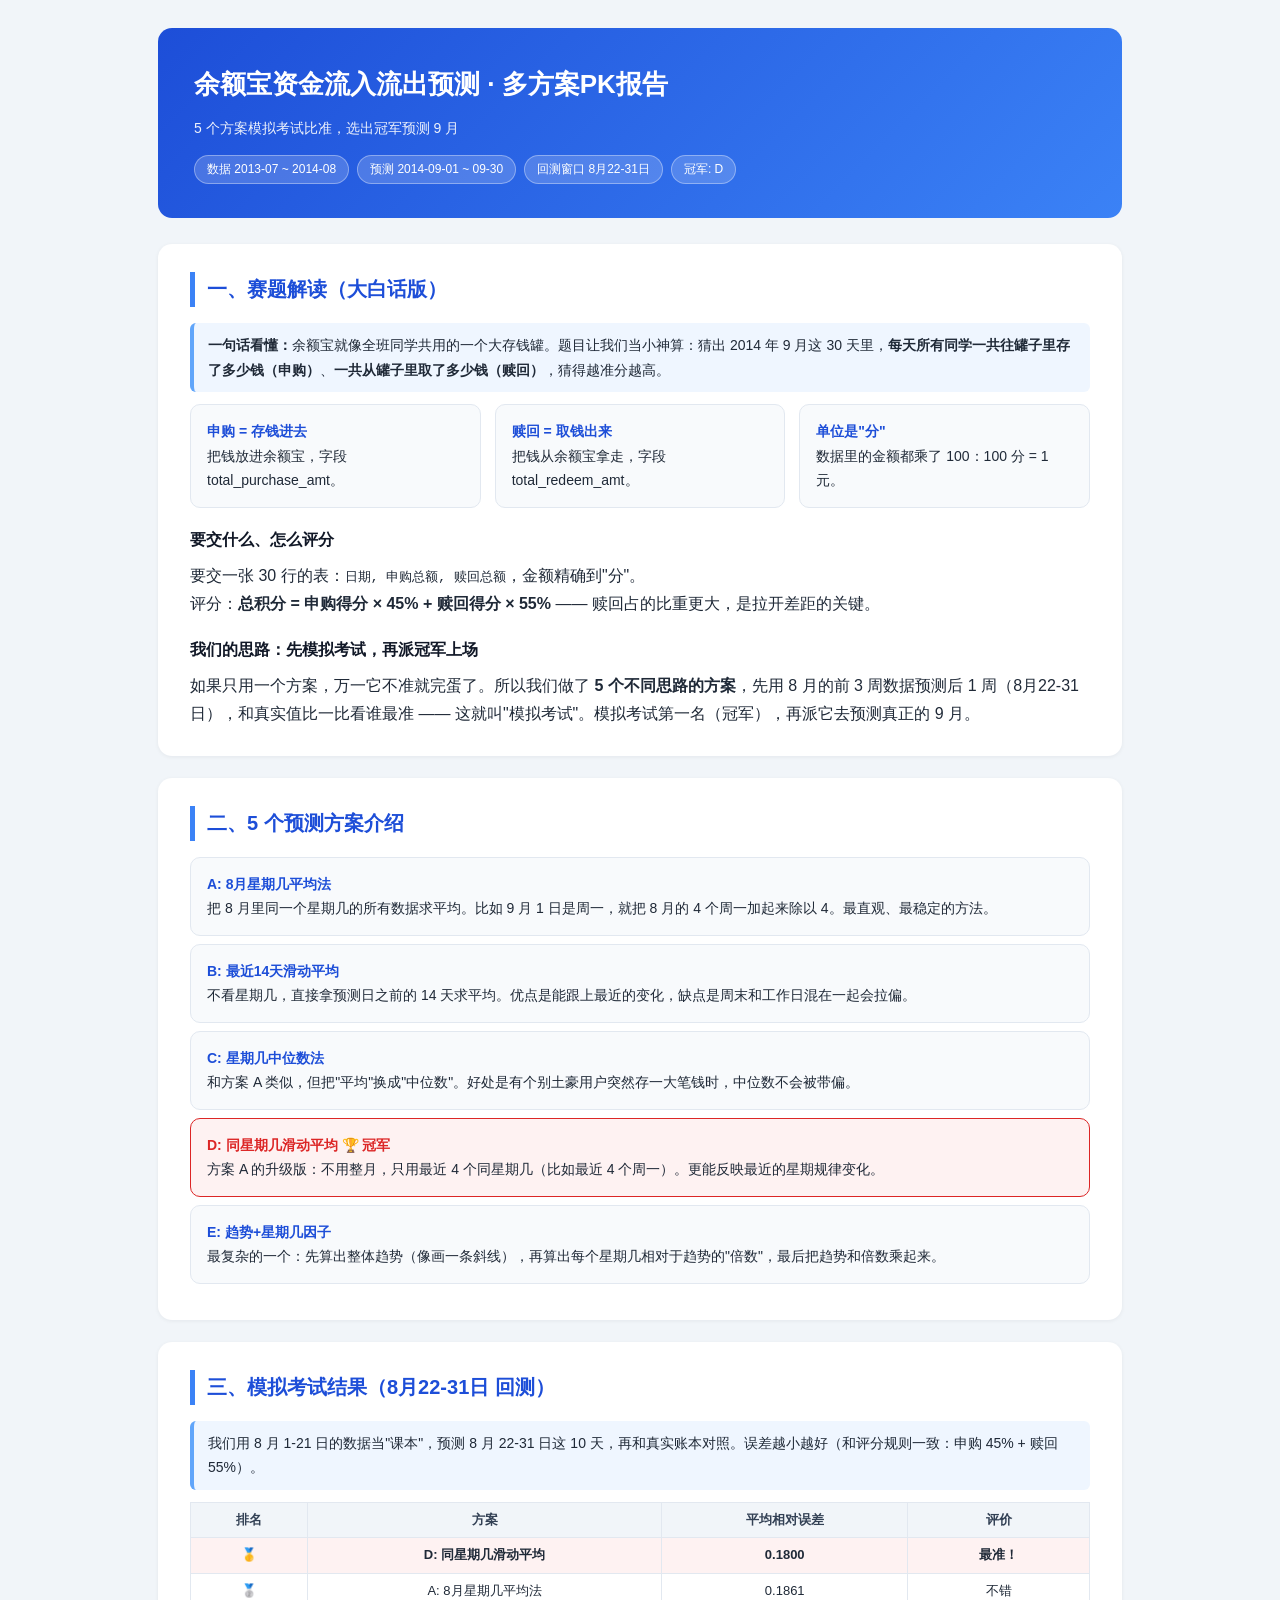
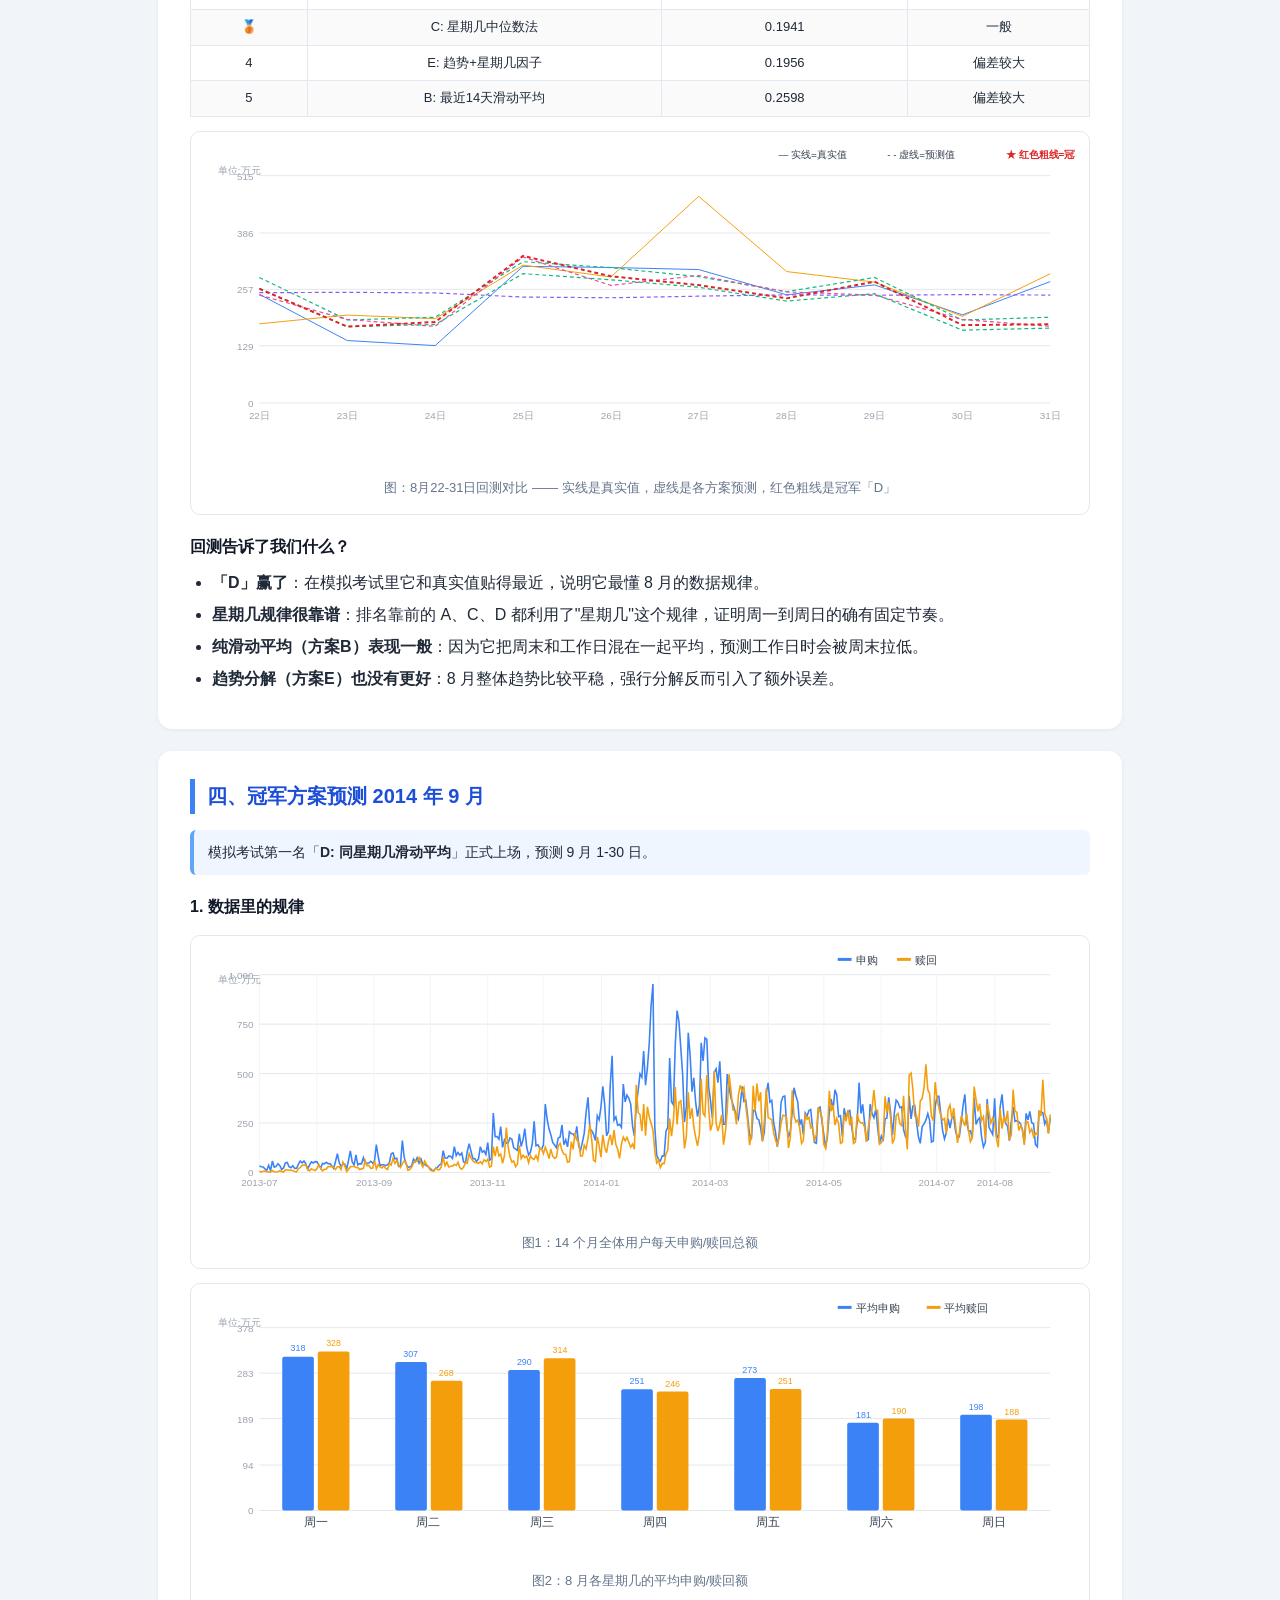
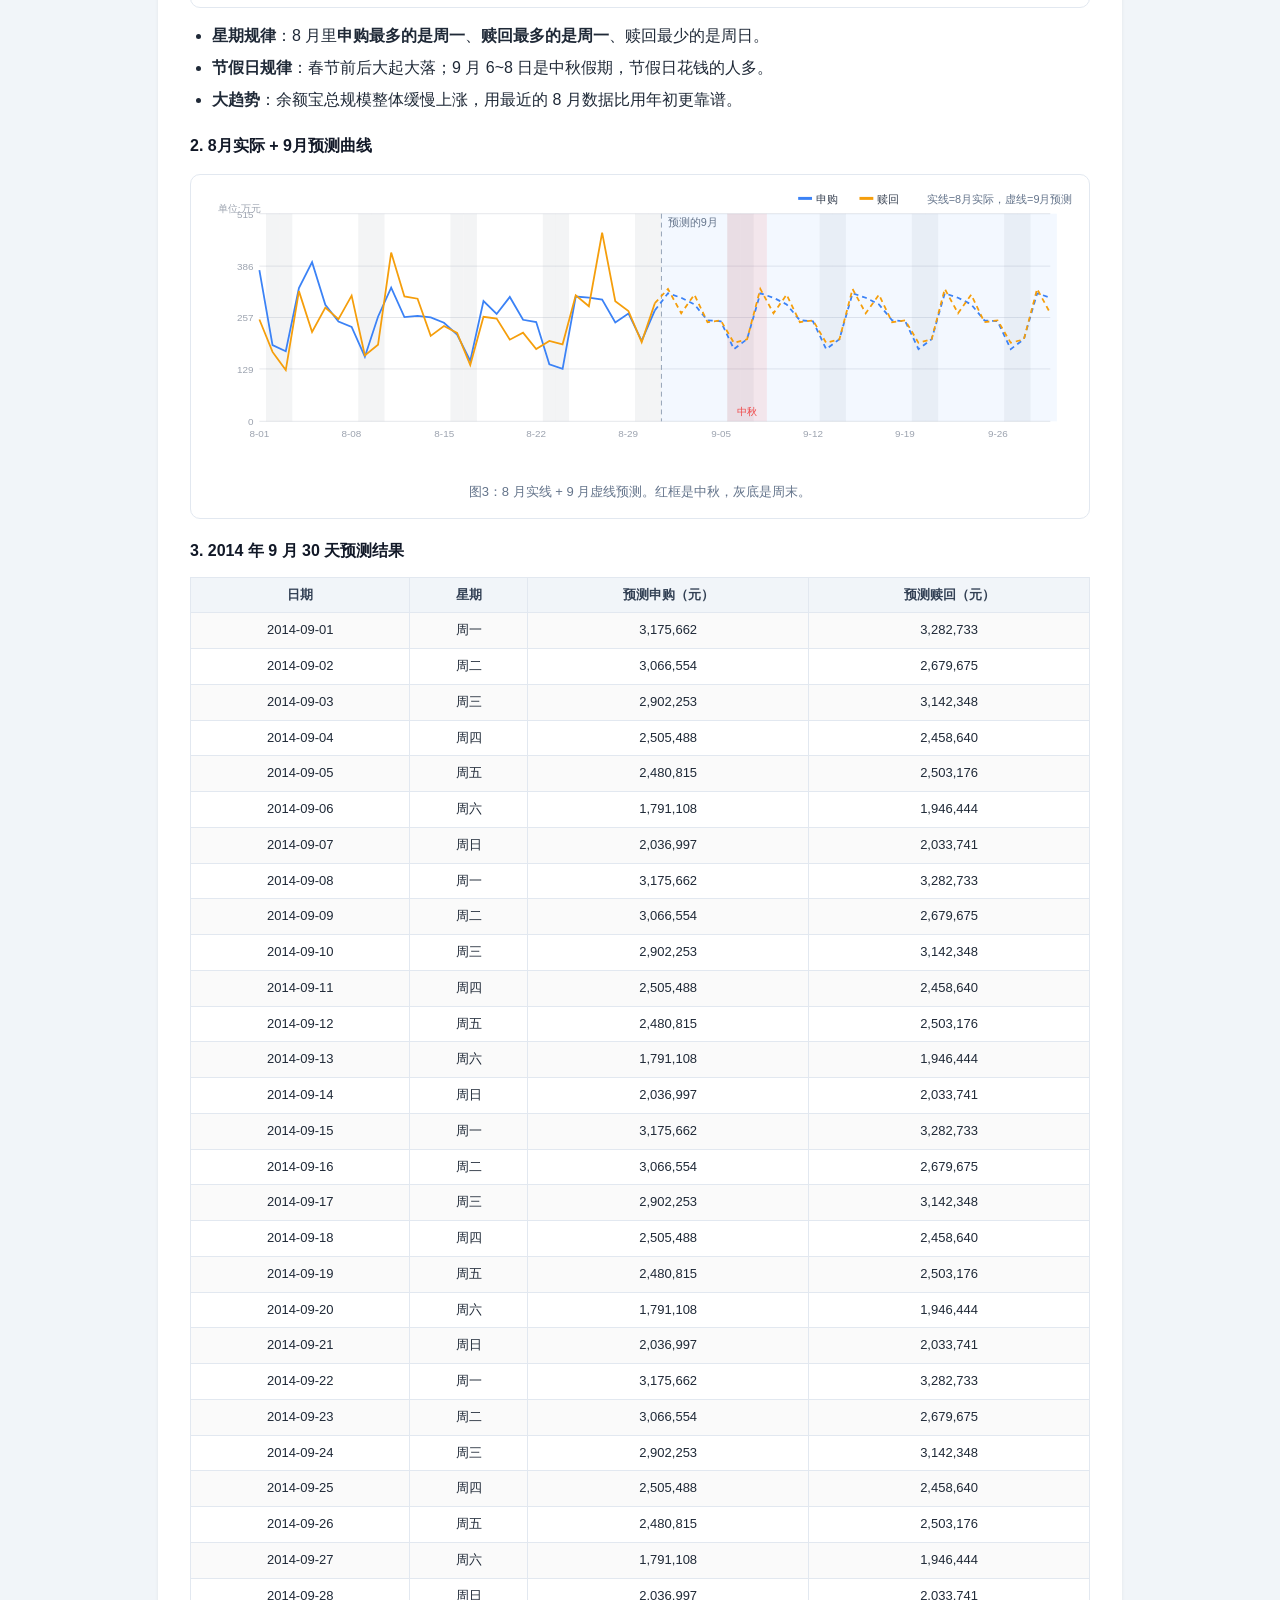
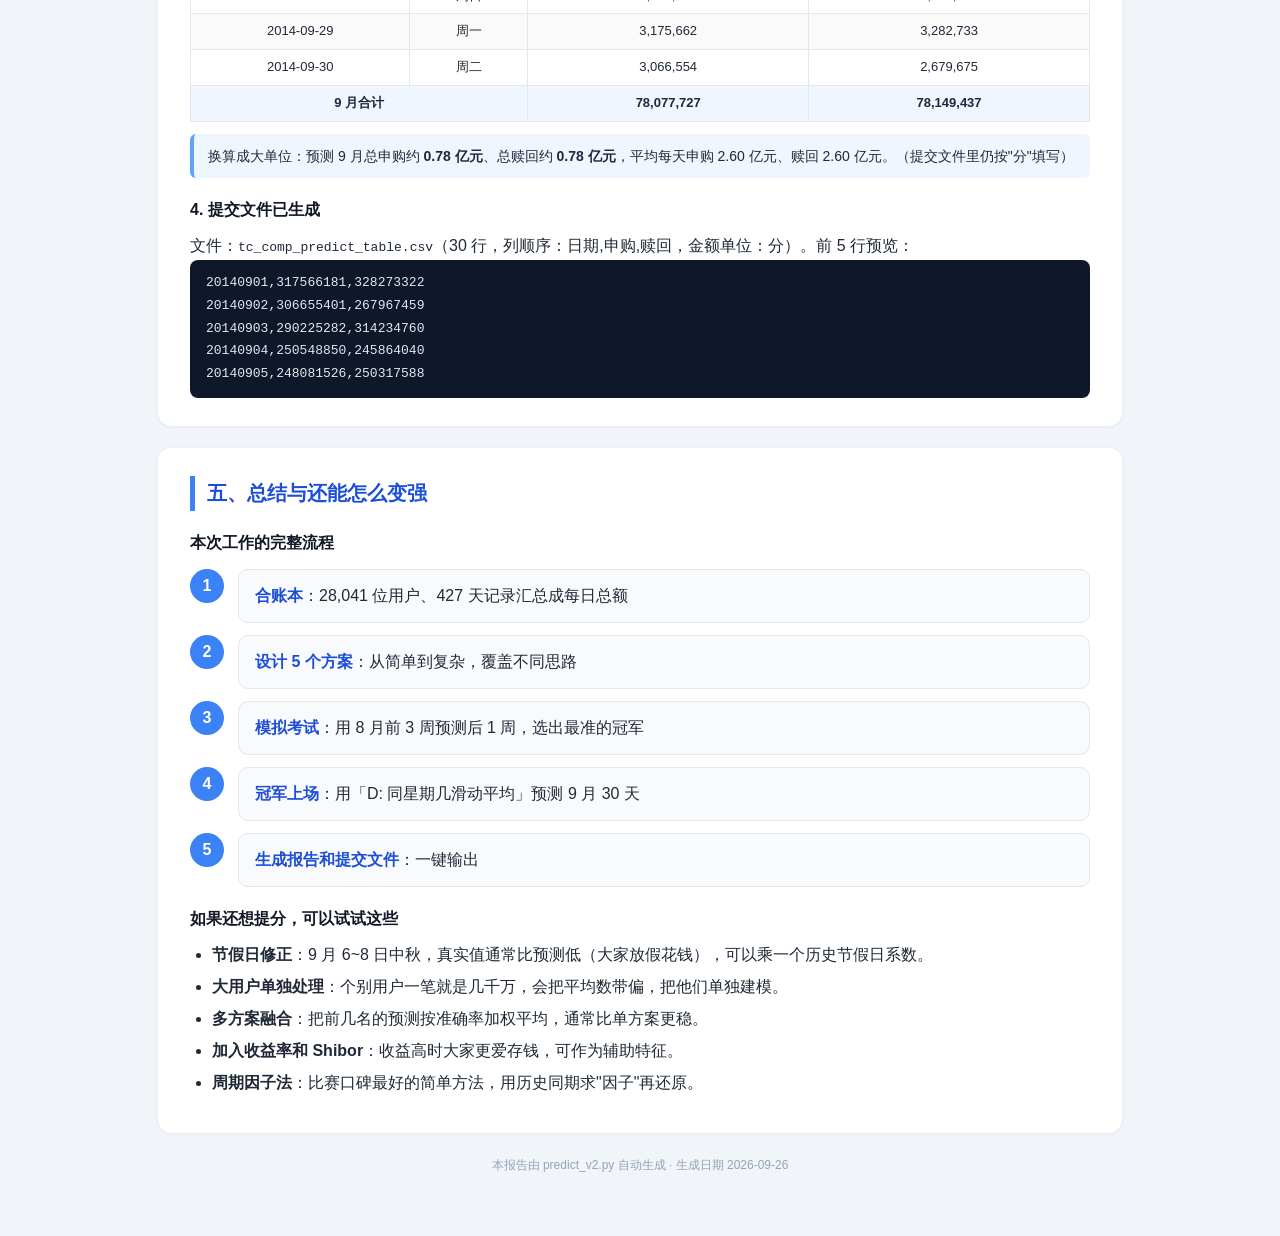
<file: report.html>
<!DOCTYPE html><html lang='zh-CN'><head><meta charset='utf-8'><meta name='viewport' content='width=device-width,initial-scale=1'><title>余额宝资金流入流出预测 - 多方案PK报告</title><style>
*{box-sizing:border-box;margin:0;padding:0}
body{font-family:"Microsoft YaHei","PingFang SC",sans-serif;background:#f1f5f9;color:#1f2937;line-height:1.75}
.wrap{max-width:1000px;margin:0 auto;padding:28px 18px 60px}
header{background:linear-gradient(135deg,#1d4ed8,#3b82f6);color:#fff;border-radius:14px;padding:34px 36px;margin-bottom:26px}
header h1{font-size:26px;margin-bottom:8px}
header p{opacity:.92;font-size:14px}
.chips{margin-top:14px}
.chip{display:inline-block;background:rgba(255,255,255,.18);border:1px solid rgba(255,255,255,.35);border-radius:20px;padding:3px 12px;font-size:12px;margin-right:8px}
section{background:#fff;border-radius:14px;padding:28px 32px;margin-bottom:22px;box-shadow:0 1px 4px rgba(15,23,42,.06)}
h2{font-size:20px;color:#1d4ed8;border-left:5px solid #3b82f6;padding-left:12px;margin-bottom:16px}
h3{font-size:16px;margin:18px 0 8px;color:#111827}
p.note{background:#eff6ff;border-left:4px solid #60a5fa;padding:10px 14px;border-radius:6px;font-size:14px;margin:10px 0}
.kw{display:flex;gap:14px;flex-wrap:wrap;margin:12px 0}
.kw div{flex:1;min-width:220px;background:#f8fafc;border:1px solid #e2e8f0;border-radius:10px;padding:14px 16px;font-size:14px}
.kw b{color:#1d4ed8}
table{border-collapse:collapse;width:100%;font-size:13px;margin:12px 0}
th{background:#f1f5f9;color:#334155;font-weight:600}
th,td{border:1px solid #e2e8f0;padding:6px 10px;text-align:center}
tr:nth-child(even) td{background:#fafafa}
tr.sum td{background:#eff6ff;font-weight:700}
tr.winner td{background:#fef2f2;font-weight:700}
tr.winner td:first-child{color:#dc2626}
pre{background:#0f172a;color:#e2e8f0;border-radius:8px;padding:12px 16px;font-size:13px;overflow:auto;font-family:Consolas,monospace}
.step{display:flex;gap:14px;margin:12px 0}
.step .no{flex:0 0 34px;height:34px;border-radius:50%;background:#3b82f6;color:#fff;font-weight:700;display:flex;align-items:center;justify-content:center}
.step .bd{flex:1;background:#f8fafc;border:1px solid #e2e8f0;border-radius:10px;padding:12px 16px}
.step b{color:#1d4ed8}
.plan-card{background:#f8fafc;border:1px solid #e2e8f0;border-radius:10px;padding:14px 16px;margin:8px 0;font-size:14px}
.plan-card b{color:#1d4ed8}
.plan-card.winner-card{border-color:#dc2626;background:#fef2f2}
.plan-card.winner-card b{color:#dc2626}
.rank{display:inline-block;width:22px;height:22px;border-radius:50%;background:#e2e8f0;color:#475569;font-size:12px;font-weight:700;text-align:center;line-height:22px;margin-right:6px}
.rank.gold{background:#fbbf24;color:#78350f}
.rank.silver{background:#cbd5e1;color:#1e293b}
.rank.bronze{background:#d4a574;color:#451a03}
ul{margin:8px 0 8px 22px}
li{margin:4px 0}
.chart{border:1px solid #e2e8f0;border-radius:10px;padding:14px;margin:14px 0;background:#fff}
.chart p.t{font-size:13px;color:#64748b;margin-top:6px;text-align:center}
.cols{display:flex;gap:20px;flex-wrap:wrap}
.cols>div{flex:1;min-width:300px}
footer{text-align:center;color:#94a3b8;font-size:12px;margin-top:10px}
</style></head><body><div class='wrap'><header><h1>余额宝资金流入流出预测 · 多方案PK报告</h1><p>5 个方案模拟考试比准，选出冠军预测 9 月</p><div class='chips'><span class='chip'>数据 2013-07 ~ 2014-08</span><span class='chip'>预测 2014-09-01 ~ 09-30</span><span class='chip'>回测窗口 8月22-31日</span><span class='chip'>冠军: D</span></div></header><section><h2>一、赛题解读（大白话版）</h2><p class='note'><b>一句话看懂：</b>余额宝就像全班同学共用的一个大存钱罐。题目让我们当小神算：猜出 2014 年 9 月这 30 天里，<b>每天所有同学一共往罐子里存了多少钱（申购）</b>、<b>一共从罐子里取了多少钱（赎回）</b>，猜得越准分越高。</p><div class='kw'><div><b>申购 = 存钱进去</b><br>把钱放进余额宝，字段 total_purchase_amt。</div><div><b>赎回 = 取钱出来</b><br>把钱从余额宝拿走，字段 total_redeem_amt。</div><div><b>单位是"分"</b><br>数据里的金额都乘了 100：100 分 = 1 元。</div></div><h3>要交什么、怎么评分</h3><p>要交一张 30 行的表：<code>日期, 申购总额, 赎回总额</code>，金额精确到"分"。</p><p>评分：<b>总积分 = 申购得分 × 45% + 赎回得分 × 55%</b> —— 赎回占的比重更大，是拉开差距的关键。</p><h3>我们的思路：先模拟考试，再派冠军上场</h3><p>如果只用一个方案，万一它不准就完蛋了。所以我们做了 <b>5 个不同思路的方案</b>，先用 8 月的前 3 周数据预测后 1 周（8月22-31日），和真实值比一比看谁最准 —— 这就叫"模拟考试"。模拟考试第一名（冠军），再派它去预测真正的 9 月。</p></section><section><h2>二、5 个预测方案介绍</h2><div class='plan-card'><b>A: 8月星期几平均法</b><br>把 8 月里同一个星期几的所有数据求平均。比如 9 月 1 日是周一，就把 8 月的 4 个周一加起来除以 4。最直观、最稳定的方法。</div><div class='plan-card'><b>B: 最近14天滑动平均</b><br>不看星期几，直接拿预测日之前的 14 天求平均。优点是能跟上最近的变化，缺点是周末和工作日混在一起会拉偏。</div><div class='plan-card'><b>C: 星期几中位数法</b><br>和方案 A 类似，但把"平均"换成"中位数"。好处是有个别土豪用户突然存一大笔钱时，中位数不会被带偏。</div><div class='plan-card winner-card'><b>D: 同星期几滑动平均 🏆 冠军</b><br>方案 A 的升级版：不用整月，只用最近 4 个同星期几（比如最近 4 个周一）。更能反映最近的星期规律变化。</div><div class='plan-card'><b>E: 趋势+星期几因子</b><br>最复杂的一个：先算出整体趋势（像画一条斜线），再算出每个星期几相对于趋势的"倍数"，最后把趋势和倍数乘起来。</div></section><section><h2>三、模拟考试结果（8月22-31日 回测）</h2><p class='note'>我们用 8 月 1-21 日的数据当"课本"，预测 8 月 22-31 日这 10 天，再和真实账本对照。误差越小越好（和评分规则一致：申购 45% + 赎回 55%）。</p><table><tr><th>排名</th><th>方案</th><th>平均相对误差</th><th>评价</th></tr><tr class='winner'><td>🥇</td><td>D: 同星期几滑动平均</td><td>0.1800</td><td>最准！</td></tr><tr class=''><td>🥈</td><td>A: 8月星期几平均法</td><td>0.1861</td><td>不错</td></tr><tr class=''><td>🥉</td><td>C: 星期几中位数法</td><td>0.1941</td><td>一般</td></tr><tr class=''><td>4</td><td>E: 趋势+星期几因子</td><td>0.1956</td><td>偏差较大</td></tr><tr class=''><td>5</td><td>B: 最近14天滑动平均</td><td>0.2598</td><td>偏差较大</td></tr></table><div class='chart'><svg viewBox="0 0 880 320" xmlns="http://www.w3.org/2000/svg" style="width:100%;height:auto"><line x1="55" y1="260" x2="855" y2="260" stroke="#e5e7eb"/><text x="49" y="264" font-size="10" fill="#9ca3af" text-anchor="end">0</text><line x1="55" y1="202" x2="855" y2="202" stroke="#e5e7eb"/><text x="49" y="206" font-size="10" fill="#9ca3af" text-anchor="end">129</text><line x1="55" y1="145" x2="855" y2="145" stroke="#e5e7eb"/><text x="49" y="149" font-size="10" fill="#9ca3af" text-anchor="end">257</text><line x1="55" y1="88" x2="855" y2="88" stroke="#e5e7eb"/><text x="49" y="92" font-size="10" fill="#9ca3af" text-anchor="end">386</text><line x1="55" y1="30" x2="855" y2="30" stroke="#e5e7eb"/><text x="49" y="34" font-size="10" fill="#9ca3af" text-anchor="end">515</text><text x="55" y="276" font-size="10" fill="#9ca3af" text-anchor="middle">22日</text><text x="144" y="276" font-size="10" fill="#9ca3af" text-anchor="middle">23日</text><text x="233" y="276" font-size="10" fill="#9ca3af" text-anchor="middle">24日</text><text x="322" y="276" font-size="10" fill="#9ca3af" text-anchor="middle">25日</text><text x="411" y="276" font-size="10" fill="#9ca3af" text-anchor="middle">26日</text><text x="499" y="276" font-size="10" fill="#9ca3af" text-anchor="middle">27日</text><text x="588" y="276" font-size="10" fill="#9ca3af" text-anchor="middle">28日</text><text x="677" y="276" font-size="10" fill="#9ca3af" text-anchor="middle">29日</text><text x="766" y="276" font-size="10" fill="#9ca3af" text-anchor="middle">30日</text><text x="855" y="276" font-size="10" fill="#9ca3af" text-anchor="middle">31日</text><polyline fill="none" stroke="#3b82f6" stroke-width="1" points="55.0,150.0 143.9,196.8 232.8,201.9 321.7,121.7 410.6,122.9 499.4,125.0 588.3,150.5 677.2,140.5 766.1,170.8 855.0,137.1"/><polyline fill="none" stroke="#f59e0b" stroke-width="1" points="55.0,179.9 143.9,171.0 232.8,174.7 321.7,120.5 410.6,132.5 499.4,50.9 588.3,127.0 677.2,137.7 766.1,172.3 855.0,129.2"/><polyline fill="none" stroke="#10b981" stroke-width="1.2" stroke-dasharray="4,3" points="55.0,133.0 143.9,176.0 232.8,173.2 321.7,117.0 410.6,123.1 499.4,132.2 588.3,147.3 677.2,133.0 766.1,176.0 855.0,173.2"/><polyline fill="none" stroke="#8b5cf6" stroke-width="1.2" stroke-dasharray="4,3" points="55.0,148.4 143.9,148.0 232.8,148.6 321.7,152.8 410.6,153.5 499.4,151.9 588.3,150.6 677.2,151.0 766.1,150.3 855.0,150.8"/><polyline fill="none" stroke="#ec4899" stroke-width="1.2" stroke-dasharray="4,3" points="55.0,150.8 143.9,175.5 232.8,182.4 321.7,112.3 410.6,141.0 499.4,131.0 588.3,147.6 677.2,150.8 766.1,175.5 855.0,182.4"/><polyline fill="none" stroke="#10b981" stroke-width="1.2" stroke-dasharray="4,3" points="55.0,144.1 143.9,182.8 232.8,180.5 321.7,129.1 410.6,135.3 499.4,142.9 588.3,156.9 677.2,149.4 766.1,186.3 855.0,184.2"/><polyline fill="none" stroke="#dc2626" stroke-width="2" stroke-dasharray="4,3" points="55.0,144.4 143.9,182.7 232.8,178.0 321.7,111.2 410.6,131.8 499.4,140.7 588.3,154.1 677.2,137.2 766.1,181.2 855.0,180.3"/><text x="580" y="12" font-size="10" fill="#374151">— 实线=真实值</text><text x="690" y="12" font-size="10" fill="#374151">- - 虚线=预测值</text><text x="810" y="12" font-size="10" fill="#dc2626" font-weight="bold">★ 红色粗线=冠军</text><text x="13" y="28" font-size="10" fill="#9ca3af">单位:万元</text></svg><p class='t'>图：8月22-31日回测对比 —— 实线是真实值，虚线是各方案预测，红色粗线是冠军「D」</p></div><h3>回测告诉了我们什么？</h3><ul><li><b>「D」赢了</b>：在模拟考试里它和真实值贴得最近，说明它最懂 8 月的数据规律。</li><li><b>星期几规律很靠谱</b>：排名靠前的 A、C、D 都利用了"星期几"这个规律，证明周一到周日的确有固定节奏。</li><li><b>纯滑动平均（方案B）表现一般</b>：因为它把周末和工作日混在一起平均，预测工作日时会被周末拉低。</li><li><b>趋势分解（方案E）也没有更好</b>：8 月整体趋势比较平稳，强行分解反而引入了额外误差。</li></ul></section><section><h2>四、冠军方案预测 2014 年 9 月</h2><p class='note'>模拟考试第一名「<b>D: 同星期几滑动平均</b>」正式上场，预测 9 月 1-30 日。</p><h3>1. 数据里的规律</h3><div class='chart'><svg viewBox="0 0 880 270" xmlns="http://www.w3.org/2000/svg" style="width:100%;height:auto"><line x1="55" y1="225" x2="855" y2="225" stroke="#e5e7eb" stroke-width="1"/><text x="49" y="229" font-size="10" fill="#9ca3af" text-anchor="end">0</text><line x1="55" y1="175" x2="855" y2="175" stroke="#e5e7eb" stroke-width="1"/><text x="49" y="179" font-size="10" fill="#9ca3af" text-anchor="end">250</text><line x1="55" y1="125" x2="855" y2="125" stroke="#e5e7eb" stroke-width="1"/><text x="49" y="129" font-size="10" fill="#9ca3af" text-anchor="end">500</text><line x1="55" y1="75" x2="855" y2="75" stroke="#e5e7eb" stroke-width="1"/><text x="49" y="79" font-size="10" fill="#9ca3af" text-anchor="end">750</text><line x1="55" y1="25" x2="855" y2="25" stroke="#e5e7eb" stroke-width="1"/><text x="49" y="29" font-size="10" fill="#9ca3af" text-anchor="end">1,000</text><line x1="55" y1="25" x2="55" y2="225" stroke="#f3f4f6" stroke-width="1"/><text x="55" y="239" font-size="10" fill="#9ca3af" text-anchor="middle">2013-07</text><line x1="113" y1="25" x2="113" y2="225" stroke="#f3f4f6" stroke-width="1"/><line x1="171" y1="25" x2="171" y2="225" stroke="#f3f4f6" stroke-width="1"/><text x="171" y="239" font-size="10" fill="#9ca3af" text-anchor="middle">2013-09</text><line x1="228" y1="25" x2="228" y2="225" stroke="#f3f4f6" stroke-width="1"/><line x1="286" y1="25" x2="286" y2="225" stroke="#f3f4f6" stroke-width="1"/><text x="286" y="239" font-size="10" fill="#9ca3af" text-anchor="middle">2013-11</text><line x1="342" y1="25" x2="342" y2="225" stroke="#f3f4f6" stroke-width="1"/><line x1="401" y1="25" x2="401" y2="225" stroke="#f3f4f6" stroke-width="1"/><text x="401" y="239" font-size="10" fill="#9ca3af" text-anchor="middle">2014-01</text><line x1="459" y1="25" x2="459" y2="225" stroke="#f3f4f6" stroke-width="1"/><line x1="511" y1="25" x2="511" y2="225" stroke="#f3f4f6" stroke-width="1"/><text x="511" y="239" font-size="10" fill="#9ca3af" text-anchor="middle">2014-03</text><line x1="570" y1="25" x2="570" y2="225" stroke="#f3f4f6" stroke-width="1"/><line x1="626" y1="25" x2="626" y2="225" stroke="#f3f4f6" stroke-width="1"/><text x="626" y="239" font-size="10" fill="#9ca3af" text-anchor="middle">2014-05</text><line x1="684" y1="25" x2="684" y2="225" stroke="#f3f4f6" stroke-width="1"/><line x1="740" y1="25" x2="740" y2="225" stroke="#f3f4f6" stroke-width="1"/><text x="740" y="239" font-size="10" fill="#9ca3af" text-anchor="middle">2014-07</text><line x1="799" y1="25" x2="799" y2="225" stroke="#f3f4f6" stroke-width="1"/><text x="799" y="239" font-size="10" fill="#9ca3af" text-anchor="middle">2014-08</text><polyline fill="none" stroke="#3b82f6" stroke-width="1.6" points="55.0,218.5 56.9,219.2 58.8,219.5 60.6,221.3 62.5,222.7 64.4,217.7 66.3,223.2 68.1,213.5 70.0,219.6 71.9,218.9 73.8,216.2 75.7,218.2 77.5,222.0 79.4,220.5 81.3,215.4 83.2,214.9 85.0,219.2 86.9,220.2 88.8,218.3 90.7,220.9 92.6,220.8 94.4,216.9 96.3,213.4 98.2,215.3 100.1,213.5 101.9,216.1 103.8,221.6 105.7,217.7 107.6,214.3 109.5,215.5 111.3,214.1 113.2,214.3 115.1,217.4 117.0,220.7 118.8,215.9 120.7,216.3 122.6,214.8 124.5,216.2 126.4,216.1 128.2,218.3 130.1,220.9 132.0,213.9 133.9,206.1 135.8,215.3 137.6,218.9 139.5,216.5 141.4,216.7 143.3,221.5 145.1,213.1 147.0,203.2 148.9,214.3 150.8,217.4 152.7,207.2 154.5,217.4 156.4,216.1 158.3,216.3 160.2,210.1 162.0,215.9 163.9,215.7 165.8,215.5 167.7,213.7 169.6,215.5 171.4,213.8 173.3,196.8 175.2,208.9 177.1,218.3 178.9,217.3 180.8,217.2 182.7,218.2 184.6,217.2 186.5,215.1 188.3,206.1 190.2,205.2 192.1,211.3 194.0,210.7 195.8,218.8 197.7,217.6 199.6,192.7 201.5,209.8 203.4,216.4 205.2,220.0 207.1,219.3 209.0,218.5 210.9,211.5 212.7,214.1 214.6,210.2 216.5,215.5 218.4,211.3 220.3,216.6 222.1,217.0 224.0,218.1 225.9,219.3 227.8,221.2 229.6,222.7 231.5,223.0 233.4,221.0 235.3,219.7 237.2,217.3 239.0,216.4 240.9,203.0 242.8,210.5 244.7,210.6 246.5,208.5 248.4,208.6 250.3,210.8 252.2,198.9 254.1,207.9 255.9,204.8 257.8,207.6 259.7,205.4 261.6,214.4 263.5,215.4 265.3,203.8 267.2,195.9 269.1,203.8 271.0,211.1 272.8,211.0 274.7,213.9 276.6,211.4 278.5,199.0 280.4,204.6 282.2,203.1 284.1,206.8 286.0,194.8 287.9,212.6 289.7,211.3 291.6,165.0 293.5,188.8 295.4,188.7 297.3,191.4 299.1,178.7 301.0,199.7 302.9,192.0 304.8,195.4 306.6,195.3 308.5,190.1 310.4,191.4 312.3,200.1 314.2,201.4 316.0,202.6 317.9,185.9 319.8,198.7 321.7,191.8 323.5,180.8 325.4,199.3 327.3,207.2 329.2,204.5 331.1,195.6 332.9,173.4 334.8,198.0 336.7,197.1 338.6,200.5 340.4,201.6 342.3,197.4 344.2,155.9 346.1,171.3 348.0,181.1 349.8,186.8 351.7,194.6 353.6,197.2 355.5,200.0 357.3,190.1 359.2,189.1 361.1,177.0 363.0,196.9 364.9,192.1 366.7,199.2 368.6,183.8 370.5,185.7 372.4,186.2 374.2,189.0 376.1,178.3 378.0,198.2 379.9,202.6 381.8,194.1 383.6,185.3 385.5,163.9 387.4,149.0 389.3,180.9 391.2,182.8 393.0,186.4 394.9,192.7 396.8,167.7 398.7,171.8 400.5,158.8 402.4,138.0 404.3,156.6 406.2,187.8 408.1,183.8 409.9,136.5 411.8,107.1 413.7,172.2 415.6,168.9 417.4,177.4 419.3,176.3 421.2,179.4 423.1,135.6 425.0,153.6 426.8,146.7 428.7,150.0 430.6,155.9 432.5,178.4 434.3,188.0 436.2,157.9 438.1,142.4 440.0,125.3 441.9,128.7 443.7,102.2 445.6,136.8 447.5,119.3 449.4,93.6 451.2,56.3 453.1,34.5 455.0,179.4 456.9,207.5 458.8,212.1 460.6,213.4 462.5,208.1 464.4,208.3 466.3,183.2 468.1,179.4 470.0,109.2 471.9,153.4 473.8,156.6 475.7,95.5 477.5,61.3 479.4,72.4 481.3,99.7 483.2,126.9 485.0,173.9 486.9,158.7 488.8,83.8 490.7,106.3 492.6,143.3 494.4,129.2 496.3,154.2 498.2,168.6 500.1,157.6 501.9,93.8 503.8,112.3 505.7,88.9 507.6,90.4 509.5,139.3 511.3,152.4 513.2,169.8 515.1,123.9 517.0,120.2 518.8,134.2 520.7,112.7 522.6,149.0 524.5,176.4 526.4,176.1 528.2,125.5 530.1,138.9 532.0,149.6 533.9,155.7 535.8,161.8 537.6,167.5 539.5,171.1 541.4,157.2 543.3,137.9 545.1,153.2 547.0,152.0 548.9,168.5 550.8,186.7 552.7,191.5 554.5,162.4 556.4,162.1 558.3,170.4 560.2,171.8 562.0,179.8 563.9,193.0 565.8,183.9 567.7,145.2 569.6,134.3 571.4,153.9 573.3,152.2 575.2,174.6 577.1,184.5 578.9,199.1 580.8,185.6 582.7,154.1 584.6,148.3 586.5,147.7 588.3,177.4 590.2,189.5 592.1,183.4 594.0,163.0 595.8,139.3 597.7,147.4 599.6,153.8 601.5,177.1 603.4,171.3 605.2,186.8 607.1,164.8 609.0,168.0 610.9,162.3 612.7,161.3 614.6,180.8 616.5,194.7 618.4,195.6 620.3,160.0 622.1,158.9 624.0,173.0 625.9,186.4 627.8,199.9 629.6,188.0 631.5,164.4 633.4,150.8 635.3,161.4 637.2,141.5 639.0,146.4 640.9,168.7 642.8,167.6 644.7,188.5 646.5,160.0 648.4,170.0 650.3,163.9 652.2,162.3 654.1,178.6 655.9,190.8 657.8,192.1 659.7,173.2 661.6,134.2 663.5,165.4 665.3,156.1 667.2,175.1 669.1,193.0 671.0,191.6 672.8,156.0 674.7,165.2 676.6,169.8 678.5,160.9 680.4,179.7 682.2,195.6 684.1,188.3 686.0,193.4 687.9,170.8 689.7,170.1 691.6,149.0 693.5,164.7 695.4,187.4 697.3,164.6 699.1,151.8 701.0,154.2 702.9,159.5 704.8,158.5 706.6,181.6 708.5,188.7 710.4,191.8 712.3,147.5 714.2,170.9 716.0,158.0 717.9,157.3 719.8,174.7 721.7,189.4 723.5,195.6 725.4,178.6 727.3,175.9 729.2,172.1 731.1,165.5 732.9,172.1 734.8,194.2 736.7,193.2 738.6,158.2 740.4,148.1 742.3,148.1 744.2,165.4 746.1,182.7 748.0,191.1 749.8,185.1 751.7,170.6 753.6,180.2 755.5,169.4 757.3,168.4 759.2,183.3 761.1,189.5 763.0,189.1 764.9,174.0 766.7,158.0 768.6,146.0 770.5,174.4 772.4,183.2 774.2,182.9 776.1,189.7 778.0,149.4 779.9,176.4 781.8,171.9 783.6,169.6 785.5,188.7 787.4,199.3 789.3,194.7 791.2,150.7 793.0,179.4 794.9,183.0 796.8,186.7 798.7,150.0 800.5,187.2 802.4,190.2 804.3,158.9 806.2,146.1 808.1,167.2 809.9,175.5 811.8,178.2 813.7,193.0 815.6,173.1 817.4,158.7 819.3,173.3 821.2,172.7 823.1,173.5 825.0,176.1 826.8,182.0 828.7,195.0 830.6,165.3 832.5,171.7 834.3,163.3 836.2,174.7 838.1,175.7 840.0,196.7 841.9,199.0 843.7,163.1 845.6,163.6 847.5,164.6 849.4,176.0 851.2,171.5 853.1,185.1 855.0,170.0"/><polyline fill="none" stroke="#f59e0b" stroke-width="1.6" points="55.0,223.9 56.9,224.5 58.8,223.8 60.6,223.7 62.5,224.4 64.4,224.7 66.3,224.2 68.1,223.3 70.0,224.3 71.9,224.5 73.8,224.3 75.7,223.3 77.5,224.3 79.4,224.4 81.3,222.4 83.2,222.6 85.0,222.8 86.9,222.6 88.8,223.2 90.7,224.1 92.6,224.5 94.4,221.2 96.3,220.1 98.2,217.7 100.1,217.4 101.9,217.2 103.8,222.0 105.7,223.5 107.6,221.3 109.5,222.4 111.3,223.1 113.2,221.2 115.1,217.0 117.0,220.9 118.8,223.3 120.7,221.8 122.6,221.7 124.5,219.1 126.4,219.1 128.2,219.0 130.1,219.7 132.0,221.9 133.9,219.3 135.8,219.2 137.6,222.0 139.5,214.5 141.4,218.3 143.3,224.1 145.1,222.0 147.0,219.3 148.9,219.0 150.8,219.0 152.7,220.0 154.5,219.9 156.4,222.1 158.3,221.4 160.2,220.9 162.0,213.0 163.9,218.3 165.8,217.8 167.7,220.9 169.6,220.6 171.4,213.1 173.3,221.4 175.2,217.1 177.1,219.5 178.9,220.6 180.8,218.3 182.7,220.9 184.6,222.0 186.5,215.9 188.3,217.6 190.2,210.7 192.1,216.0 194.0,212.9 195.8,217.7 197.7,220.0 199.6,216.0 201.5,213.3 203.4,215.6 205.2,222.7 207.1,222.0 209.0,219.7 210.9,215.4 212.7,213.3 214.6,213.7 216.5,210.0 218.4,215.3 220.3,219.5 222.1,213.4 224.0,216.9 225.9,219.0 227.8,222.4 229.6,223.6 231.5,223.8 233.4,220.3 235.3,222.2 237.2,222.3 239.0,219.2 240.9,209.4 242.8,218.2 244.7,214.6 246.5,219.5 248.4,218.7 250.3,218.6 252.2,216.9 254.1,218.0 255.9,214.7 257.8,220.3 259.7,221.8 261.6,219.7 263.5,214.8 265.3,215.8 267.2,205.8 269.1,210.2 271.0,213.4 272.8,214.6 274.7,215.1 276.6,215.7 278.5,214.0 280.4,216.4 282.2,212.2 284.1,213.9 286.0,211.6 287.9,219.7 289.7,218.8 291.6,198.8 293.5,208.5 295.4,198.7 297.3,208.3 299.1,206.4 301.0,215.8 302.9,207.9 304.8,179.6 306.6,198.8 308.5,209.2 310.4,214.5 312.3,213.4 314.2,219.2 316.0,216.5 317.9,197.6 319.8,210.9 321.7,207.6 323.5,210.1 325.4,208.5 327.3,215.2 329.2,207.9 331.1,211.0 332.9,211.8 334.8,207.8 336.7,212.7 338.6,200.2 340.4,201.1 342.3,206.1 344.2,199.3 346.1,204.7 348.0,211.0 349.8,201.4 351.7,208.5 353.6,210.6 355.5,209.7 357.3,198.3 359.2,195.6 361.1,202.9 363.0,206.6 364.9,206.8 366.7,214.6 368.6,214.0 370.5,193.8 372.4,201.7 374.2,184.6 376.1,192.2 378.0,194.3 379.9,208.4 381.8,208.2 383.6,197.3 385.5,201.3 387.4,190.5 389.3,176.6 391.2,192.3 393.0,212.7 394.9,214.0 396.8,189.0 398.7,198.2 400.5,209.5 402.4,187.0 404.3,199.5 406.2,205.0 408.1,193.6 409.9,186.8 411.8,197.4 413.7,182.2 415.6,196.9 417.4,201.6 419.3,210.7 421.2,196.7 423.1,189.2 425.0,193.0 426.8,189.5 428.7,194.4 430.6,199.5 432.5,196.4 434.3,201.5 436.2,136.4 438.1,164.4 440.0,166.4 441.9,183.2 443.7,155.8 445.6,187.9 447.5,158.7 449.4,168.9 451.2,175.3 453.1,182.0 455.0,203.9 456.9,215.4 458.8,212.7 460.6,220.1 462.5,215.8 464.4,216.0 466.3,205.9 468.1,202.7 470.0,170.3 471.9,188.3 473.8,172.4 475.7,138.7 477.5,176.4 479.4,154.1 481.3,152.5 483.2,172.4 485.0,200.7 486.9,188.4 488.8,143.8 490.7,170.8 492.6,160.2 494.4,178.8 496.3,189.2 498.2,198.1 500.1,186.0 501.9,130.3 503.8,165.2 505.7,168.0 507.6,126.5 509.5,160.6 511.3,182.7 513.2,175.8 515.1,122.4 517.0,174.9 518.8,183.2 520.7,176.4 522.6,166.8 524.5,196.9 526.4,183.7 528.2,163.4 530.1,125.8 532.0,141.7 533.9,161.6 535.8,162.7 537.6,176.4 539.5,146.9 541.4,136.9 543.3,143.0 545.1,139.1 547.0,157.8 548.9,173.1 550.8,197.4 552.7,187.7 554.5,137.4 556.4,162.5 558.3,135.0 560.2,153.2 562.0,143.9 563.9,194.0 565.8,172.1 567.7,140.2 569.6,169.5 571.4,170.5 573.3,171.7 575.2,185.0 577.1,192.4 578.9,197.1 580.8,189.6 582.7,175.0 584.6,167.1 586.5,167.6 588.3,169.6 590.2,200.3 592.1,189.2 594.0,141.8 595.8,167.9 597.7,173.8 599.6,171.9 601.5,179.8 603.4,195.7 605.2,192.8 607.1,165.9 609.0,171.2 610.9,169.3 612.7,180.1 614.6,179.5 616.5,193.4 618.4,186.6 620.3,159.5 622.1,163.5 624.0,168.6 625.9,196.3 627.8,200.8 629.6,185.1 631.5,142.4 633.4,163.1 635.3,156.8 637.2,177.1 639.0,170.4 640.9,175.5 642.8,195.6 644.7,194.4 646.5,166.2 648.4,173.4 650.3,161.8 652.2,177.3 654.1,168.6 655.9,195.8 657.8,194.3 659.7,166.2 661.6,173.0 663.5,175.0 665.3,174.8 667.2,179.2 669.1,194.1 671.0,178.8 672.8,170.1 674.7,160.6 676.6,141.8 678.5,162.2 680.4,162.4 682.2,196.4 684.1,195.0 686.0,190.9 687.9,147.9 689.7,164.2 691.6,153.9 693.5,170.0 695.4,195.8 697.3,191.1 699.1,167.5 701.0,165.4 702.9,175.8 704.8,177.7 706.6,147.6 708.5,179.0 710.4,201.7 712.3,126.5 714.2,124.5 716.0,140.6 717.9,168.0 719.8,167.7 721.7,178.8 723.5,152.8 725.4,150.3 727.3,139.3 729.2,115.6 731.1,141.3 732.9,145.1 734.8,168.3 736.7,172.8 738.6,133.7 740.4,150.2 742.3,159.2 744.2,167.2 746.1,172.1 748.0,170.5 749.8,185.9 751.7,161.5 753.6,156.9 755.5,171.1 757.3,159.8 759.2,177.0 761.1,195.2 763.0,185.1 764.9,168.1 766.7,172.7 768.6,178.0 770.5,165.4 772.4,183.3 774.2,193.9 776.1,190.1 778.0,138.2 779.9,151.2 781.8,163.3 783.6,155.5 785.5,172.4 787.4,168.5 789.3,191.7 791.2,155.8 793.0,164.3 794.9,175.0 796.8,169.6 798.7,174.5 800.5,190.6 802.4,199.6 804.3,160.4 806.2,180.7 808.1,168.5 809.9,174.3 811.8,162.7 813.7,192.3 815.6,187.0 817.4,141.3 819.3,163.1 821.2,164.2 823.1,182.6 825.0,177.7 826.8,181.2 828.7,197.1 830.6,173.2 832.5,174.0 834.3,184.5 836.2,181.0 838.1,189.1 840.0,185.1 841.9,186.8 843.7,162.5 845.6,167.9 847.5,131.4 849.4,165.4 851.2,170.3 853.1,185.7 855.0,166.4"/><rect x="640" y="8" width="14" height="3" fill="#3b82f6"/><text x="658" y="14" font-size="11" fill="#374151">申购</text><rect x="700" y="8" width="14" height="3" fill="#f59e0b"/><text x="718" y="14" font-size="11" fill="#374151">赎回</text><text x="13" y="33" font-size="10" fill="#9ca3af">单位:万元</text></svg><p class='t'>图1：14 个月全体用户每天申购/赎回总额</p></div><div class='chart'><svg viewBox="0 0 880 260" xmlns="http://www.w3.org/2000/svg" style="width:100%;height:auto"><line x1="55" y1="215" x2="855" y2="215" stroke="#e5e7eb"/><text x="49" y="219" font-size="10" fill="#9ca3af" text-anchor="end">0</text><line x1="55" y1="169" x2="855" y2="169" stroke="#e5e7eb"/><text x="49" y="173" font-size="10" fill="#9ca3af" text-anchor="end">94</text><line x1="55" y1="122" x2="855" y2="122" stroke="#e5e7eb"/><text x="49" y="126" font-size="10" fill="#9ca3af" text-anchor="end">189</text><line x1="55" y1="76" x2="855" y2="76" stroke="#e5e7eb"/><text x="49" y="80" font-size="10" fill="#9ca3af" text-anchor="end">283</text><line x1="55" y1="30" x2="855" y2="30" stroke="#e5e7eb"/><text x="49" y="34" font-size="10" fill="#9ca3af" text-anchor="end">378</text><rect x="78.1" y="59.4" width="32.0" height="155.6" rx="2" fill="#3b82f6"/><rect x="114.1" y="54.1" width="32.0" height="160.9" rx="2" fill="#f59e0b"/><text x="112" y="231" font-size="12" fill="#374151" text-anchor="middle">周一</text><text x="94" y="54" font-size="9" fill="#3b82f6" text-anchor="middle">318</text><text x="130" y="49" font-size="9" fill="#f59e0b" text-anchor="middle">328</text><rect x="192.4" y="64.7" width="32.0" height="150.3" rx="2" fill="#3b82f6"/><rect x="228.4" y="83.7" width="32.0" height="131.3" rx="2" fill="#f59e0b"/><text x="226" y="231" font-size="12" fill="#374151" text-anchor="middle">周二</text><text x="208" y="60" font-size="9" fill="#3b82f6" text-anchor="middle">307</text><text x="244" y="79" font-size="9" fill="#f59e0b" text-anchor="middle">268</text><rect x="306.7" y="72.8" width="32.0" height="142.2" rx="2" fill="#3b82f6"/><rect x="342.7" y="61.0" width="32.0" height="154.0" rx="2" fill="#f59e0b"/><text x="341" y="231" font-size="12" fill="#374151" text-anchor="middle">周三</text><text x="323" y="68" font-size="9" fill="#3b82f6" text-anchor="middle">290</text><text x="359" y="56" font-size="9" fill="#f59e0b" text-anchor="middle">314</text><rect x="421.0" y="92.2" width="32.0" height="122.8" rx="2" fill="#3b82f6"/><rect x="457.0" y="94.5" width="32.0" height="120.5" rx="2" fill="#f59e0b"/><text x="455" y="231" font-size="12" fill="#374151" text-anchor="middle">周四</text><text x="437" y="87" font-size="9" fill="#3b82f6" text-anchor="middle">251</text><text x="473" y="90" font-size="9" fill="#f59e0b" text-anchor="middle">246</text><rect x="535.3" y="81.0" width="32.0" height="134.0" rx="2" fill="#3b82f6"/><rect x="571.3" y="92.1" width="32.0" height="122.9" rx="2" fill="#f59e0b"/><text x="569" y="231" font-size="12" fill="#374151" text-anchor="middle">周五</text><text x="551" y="76" font-size="9" fill="#3b82f6" text-anchor="middle">273</text><text x="587" y="87" font-size="9" fill="#f59e0b" text-anchor="middle">251</text><rect x="649.6" y="126.2" width="32.0" height="88.8" rx="2" fill="#3b82f6"/><rect x="685.6" y="121.8" width="32.0" height="93.2" rx="2" fill="#f59e0b"/><text x="684" y="231" font-size="12" fill="#374151" text-anchor="middle">周六</text><text x="666" y="121" font-size="9" fill="#3b82f6" text-anchor="middle">181</text><text x="702" y="117" font-size="9" fill="#f59e0b" text-anchor="middle">190</text><rect x="763.9" y="118.1" width="32.0" height="96.9" rx="2" fill="#3b82f6"/><rect x="799.9" y="122.8" width="32.0" height="92.2" rx="2" fill="#f59e0b"/><text x="798" y="231" font-size="12" fill="#374151" text-anchor="middle">周日</text><text x="780" y="113" font-size="9" fill="#3b82f6" text-anchor="middle">198</text><text x="816" y="118" font-size="9" fill="#f59e0b" text-anchor="middle">188</text><rect x="640" y="8" width="14" height="3" fill="#3b82f6"/><text x="658" y="14" font-size="11" fill="#374151">平均申购</text><rect x="730" y="8" width="14" height="3" fill="#f59e0b"/><text x="748" y="14" font-size="11" fill="#374151">平均赎回</text><text x="13" y="28" font-size="10" fill="#9ca3af">单位:万元</text></svg><p class='t'>图2：8 月各星期几的平均申购/赎回额</p></div><ul><li><b>星期规律</b>：8 月里<b>申购最多的是周一</b>、<b>赎回最多的是周一</b>、赎回最少的是周日。</li><li><b>节假日规律</b>：春节前后大起大落；9 月 6~8 日是中秋假期，节假日花钱的人多。</li><li><b>大趋势</b>：余额宝总规模整体缓慢上涨，用最近的 8 月数据比用年初更靠谱。</li></ul><h3>2. 8月实际 + 9月预测曲线</h3><div class='chart'><svg viewBox="0 0 880 280" xmlns="http://www.w3.org/2000/svg" style="width:100%;height:auto"><line x1="55" y1="235" x2="855" y2="235" stroke="#e5e7eb"/><text x="49" y="239" font-size="10" fill="#9ca3af" text-anchor="end">0</text><line x1="55" y1="182" x2="855" y2="182" stroke="#e5e7eb"/><text x="49" y="186" font-size="10" fill="#9ca3af" text-anchor="end">129</text><line x1="55" y1="130" x2="855" y2="130" stroke="#e5e7eb"/><text x="49" y="134" font-size="10" fill="#9ca3af" text-anchor="end">257</text><line x1="55" y1="78" x2="855" y2="78" stroke="#e5e7eb"/><text x="49" y="82" font-size="10" fill="#9ca3af" text-anchor="end">386</text><line x1="55" y1="25" x2="855" y2="25" stroke="#e5e7eb"/><text x="49" y="29" font-size="10" fill="#9ca3af" text-anchor="end">515</text><rect x="61.7" y="25" width="13.3" height="210" fill="#9ca3af" opacity="0.12"/><rect x="75.0" y="25" width="13.3" height="210" fill="#9ca3af" opacity="0.12"/><rect x="155.0" y="25" width="13.3" height="210" fill="#9ca3af" opacity="0.12"/><rect x="168.3" y="25" width="13.3" height="210" fill="#9ca3af" opacity="0.12"/><rect x="248.3" y="25" width="13.3" height="210" fill="#9ca3af" opacity="0.12"/><rect x="261.7" y="25" width="13.3" height="210" fill="#9ca3af" opacity="0.12"/><rect x="341.7" y="25" width="13.3" height="210" fill="#9ca3af" opacity="0.12"/><rect x="355.0" y="25" width="13.3" height="210" fill="#9ca3af" opacity="0.12"/><rect x="435.0" y="25" width="13.3" height="210" fill="#9ca3af" opacity="0.12"/><rect x="448.3" y="25" width="13.3" height="210" fill="#9ca3af" opacity="0.12"/><rect x="528.3" y="25" width="13.3" height="210" fill="#9ca3af" opacity="0.12"/><rect x="541.7" y="25" width="13.3" height="210" fill="#9ca3af" opacity="0.12"/><rect x="621.7" y="25" width="13.3" height="210" fill="#9ca3af" opacity="0.12"/><rect x="635.0" y="25" width="13.3" height="210" fill="#9ca3af" opacity="0.12"/><rect x="715.0" y="25" width="13.3" height="210" fill="#9ca3af" opacity="0.12"/><rect x="728.3" y="25" width="13.3" height="210" fill="#9ca3af" opacity="0.12"/><rect x="808.3" y="25" width="13.3" height="210" fill="#9ca3af" opacity="0.12"/><rect x="821.7" y="25" width="13.3" height="210" fill="#9ca3af" opacity="0.12"/><rect x="461.7" y="25" width="400.0" height="210" fill="#3b82f6" opacity="0.06"/><line x1="461.7" y1="25" x2="461.7" y2="235" stroke="#94a3b8" stroke-dasharray="5,4"/><text x="468" y="37" font-size="11" fill="#64748b">预测的9月</text><rect x="528.3" y="25" width="40.0" height="210" fill="#ef4444" opacity="0.10"/><text x="548" y="229" font-size="10" fill="#ef4444" text-anchor="middle">中秋</text><polyline fill="none" stroke="#3b82f6" stroke-width="1.8" points="55.0,82.1 68.3,157.9 81.7,164.1 95.0,100.2 108.3,74.0 121.7,117.2 135.0,134.0 148.3,139.6 161.7,169.6 175.0,129.2 188.3,99.8 201.7,129.6 215.0,128.4 228.3,129.9 241.7,135.3 255.0,147.3 268.3,173.8 281.7,113.3 295.0,126.4 308.3,109.2 321.7,132.3 335.0,134.6 348.3,177.3 361.7,181.9 375.0,108.8 388.3,109.8 401.7,111.8 415.0,135.1 428.3,125.9 441.7,153.6 455.0,122.8"/><polyline fill="none" stroke="#f59e0b" stroke-width="1.8" points="55.0,132.0 68.3,164.8 81.7,183.2 95.0,103.3 108.3,144.6 121.7,119.9 135.0,131.6 148.3,107.9 161.7,168.3 175.0,157.6 188.3,64.3 201.7,108.7 215.0,111.0 228.3,148.6 241.7,138.6 255.0,145.6 268.3,178.1 281.7,129.3 295.0,131.0 308.3,152.4 321.7,145.3 335.0,161.9 348.3,153.7 361.7,157.1 375.0,107.6 388.3,118.6 401.7,44.1 415.0,113.5 428.3,123.4 441.7,154.9 455.0,115.5"/><polyline fill="none" stroke="#3b82f6" stroke-width="1.8" stroke-dasharray="5,4" points="455.0,122.8 468.3,105.5 481.7,110.0 495.0,116.7 508.3,132.8 521.7,133.8 535.0,162.0 548.3,151.9 561.7,105.5 575.0,110.0 588.3,116.7 601.7,132.8 615.0,133.8 628.3,162.0 641.7,151.9 655.0,105.5 668.3,110.0 681.7,116.7 695.0,132.8 708.3,133.8 721.7,162.0 735.0,151.9 748.3,105.5 761.7,110.0 775.0,116.7 788.3,132.8 801.7,133.8 815.0,162.0 828.3,151.9 841.7,105.5 855.0,110.0"/><polyline fill="none" stroke="#f59e0b" stroke-width="1.8" stroke-dasharray="5,4" points="455.0,115.5 468.3,101.1 481.7,125.7 495.0,106.9 508.3,134.7 521.7,132.9 535.0,155.6 548.3,152.1 561.7,101.1 575.0,125.7 588.3,106.9 601.7,134.7 615.0,132.9 628.3,155.6 641.7,152.1 655.0,101.1 668.3,125.7 681.7,106.9 695.0,134.7 708.3,132.9 721.7,155.6 735.0,152.1 748.3,101.1 761.7,125.7 775.0,106.9 788.3,134.7 801.7,132.9 815.0,155.6 828.3,152.1 841.7,101.1 855.0,125.7"/><text x="55" y="251" font-size="10" fill="#9ca3af" text-anchor="middle">8-01</text><text x="148" y="251" font-size="10" fill="#9ca3af" text-anchor="middle">8-08</text><text x="242" y="251" font-size="10" fill="#9ca3af" text-anchor="middle">8-15</text><text x="335" y="251" font-size="10" fill="#9ca3af" text-anchor="middle">8-22</text><text x="428" y="251" font-size="10" fill="#9ca3af" text-anchor="middle">8-29</text><text x="522" y="251" font-size="10" fill="#9ca3af" text-anchor="middle">9-05</text><text x="615" y="251" font-size="10" fill="#9ca3af" text-anchor="middle">9-12</text><text x="708" y="251" font-size="10" fill="#9ca3af" text-anchor="middle">9-19</text><text x="802" y="251" font-size="10" fill="#9ca3af" text-anchor="middle">9-26</text><rect x="600" y="8" width="14" height="3" fill="#3b82f6"/><text x="618" y="14" font-size="11" fill="#374151">申购</text><rect x="662" y="8" width="14" height="3" fill="#f59e0b"/><text x="680" y="14" font-size="11" fill="#374151">赎回</text><text x="730" y="14" font-size="11" fill="#64748b">实线=8月实际，虚线=9月预测</text><text x="13" y="23" font-size="10" fill="#9ca3af">单位:万元</text></svg><p class='t'>图3：8 月实线 + 9 月虚线预测。红框是中秋，灰底是周末。</p></div><h3>3. 2014 年 9 月 30 天预测结果</h3><table><tr><th>日期</th><th>星期</th><th>预测申购（元）</th><th>预测赎回（元）</th></tr><tr><td>2014-09-01</td><td>周一</td><td>3,175,662</td><td>3,282,733</td></tr><tr><td>2014-09-02</td><td>周二</td><td>3,066,554</td><td>2,679,675</td></tr><tr><td>2014-09-03</td><td>周三</td><td>2,902,253</td><td>3,142,348</td></tr><tr><td>2014-09-04</td><td>周四</td><td>2,505,488</td><td>2,458,640</td></tr><tr><td>2014-09-05</td><td>周五</td><td>2,480,815</td><td>2,503,176</td></tr><tr><td>2014-09-06</td><td>周六</td><td>1,791,108</td><td>1,946,444</td></tr><tr><td>2014-09-07</td><td>周日</td><td>2,036,997</td><td>2,033,741</td></tr><tr><td>2014-09-08</td><td>周一</td><td>3,175,662</td><td>3,282,733</td></tr><tr><td>2014-09-09</td><td>周二</td><td>3,066,554</td><td>2,679,675</td></tr><tr><td>2014-09-10</td><td>周三</td><td>2,902,253</td><td>3,142,348</td></tr><tr><td>2014-09-11</td><td>周四</td><td>2,505,488</td><td>2,458,640</td></tr><tr><td>2014-09-12</td><td>周五</td><td>2,480,815</td><td>2,503,176</td></tr><tr><td>2014-09-13</td><td>周六</td><td>1,791,108</td><td>1,946,444</td></tr><tr><td>2014-09-14</td><td>周日</td><td>2,036,997</td><td>2,033,741</td></tr><tr><td>2014-09-15</td><td>周一</td><td>3,175,662</td><td>3,282,733</td></tr><tr><td>2014-09-16</td><td>周二</td><td>3,066,554</td><td>2,679,675</td></tr><tr><td>2014-09-17</td><td>周三</td><td>2,902,253</td><td>3,142,348</td></tr><tr><td>2014-09-18</td><td>周四</td><td>2,505,488</td><td>2,458,640</td></tr><tr><td>2014-09-19</td><td>周五</td><td>2,480,815</td><td>2,503,176</td></tr><tr><td>2014-09-20</td><td>周六</td><td>1,791,108</td><td>1,946,444</td></tr><tr><td>2014-09-21</td><td>周日</td><td>2,036,997</td><td>2,033,741</td></tr><tr><td>2014-09-22</td><td>周一</td><td>3,175,662</td><td>3,282,733</td></tr><tr><td>2014-09-23</td><td>周二</td><td>3,066,554</td><td>2,679,675</td></tr><tr><td>2014-09-24</td><td>周三</td><td>2,902,253</td><td>3,142,348</td></tr><tr><td>2014-09-25</td><td>周四</td><td>2,505,488</td><td>2,458,640</td></tr><tr><td>2014-09-26</td><td>周五</td><td>2,480,815</td><td>2,503,176</td></tr><tr><td>2014-09-27</td><td>周六</td><td>1,791,108</td><td>1,946,444</td></tr><tr><td>2014-09-28</td><td>周日</td><td>2,036,997</td><td>2,033,741</td></tr><tr><td>2014-09-29</td><td>周一</td><td>3,175,662</td><td>3,282,733</td></tr><tr><td>2014-09-30</td><td>周二</td><td>3,066,554</td><td>2,679,675</td></tr><tr class='sum'><td colspan='2'>9 月合计</td><td>78,077,727</td><td>78,149,437</td></tr></table><p class='note'>换算成大单位：预测 9 月总申购约 <b>0.78 亿元</b>、总赎回约 <b>0.78 亿元</b>，平均每天申购 2.60 亿元、赎回 2.60 亿元。（提交文件里仍按"分"填写）</p><h3>4. 提交文件已生成</h3><p>文件：<code>tc_comp_predict_table.csv</code>（30 行，列顺序：日期,申购,赎回，金额单位：分）。前 5 行预览：</p><pre>20140901,317566181,328273322
20140902,306655401,267967459
20140903,290225282,314234760
20140904,250548850,245864040
20140905,248081526,250317588</pre></section><section><h2>五、总结与还能怎么变强</h2><h3>本次工作的完整流程</h3><div class='step'><div class='no'>1</div><div class='bd'><b>合账本</b>：28,041 位用户、427 天记录汇总成每日总额</div></div><div class='step'><div class='no'>2</div><div class='bd'><b>设计 5 个方案</b>：从简单到复杂，覆盖不同思路</div></div><div class='step'><div class='no'>3</div><div class='bd'><b>模拟考试</b>：用 8 月前 3 周预测后 1 周，选出最准的冠军</div></div><div class='step'><div class='no'>4</div><div class='bd'><b>冠军上场</b>：用「D: 同星期几滑动平均」预测 9 月 30 天</div></div><div class='step'><div class='no'>5</div><div class='bd'><b>生成报告和提交文件</b>：一键输出</div></div><h3>如果还想提分，可以试试这些</h3><ul><li><b>节假日修正</b>：9 月 6~8 日中秋，真实值通常比预测低（大家放假花钱），可以乘一个历史节假日系数。</li><li><b>大用户单独处理</b>：个别用户一笔就是几千万，会把平均数带偏，把他们单独建模。</li><li><b>多方案融合</b>：把前几名的预测按准确率加权平均，通常比单方案更稳。</li><li><b>加入收益率和 Shibor</b>：收益高时大家更爱存钱，可作为辅助特征。</li><li><b>周期因子法</b>：比赛口碑最好的简单方法，用历史同期求"因子"再还原。</li></ul></section><footer>本报告由 predict_v2.py 自动生成 · 生成日期 2026-09-26</footer></div></body></html>
</file>
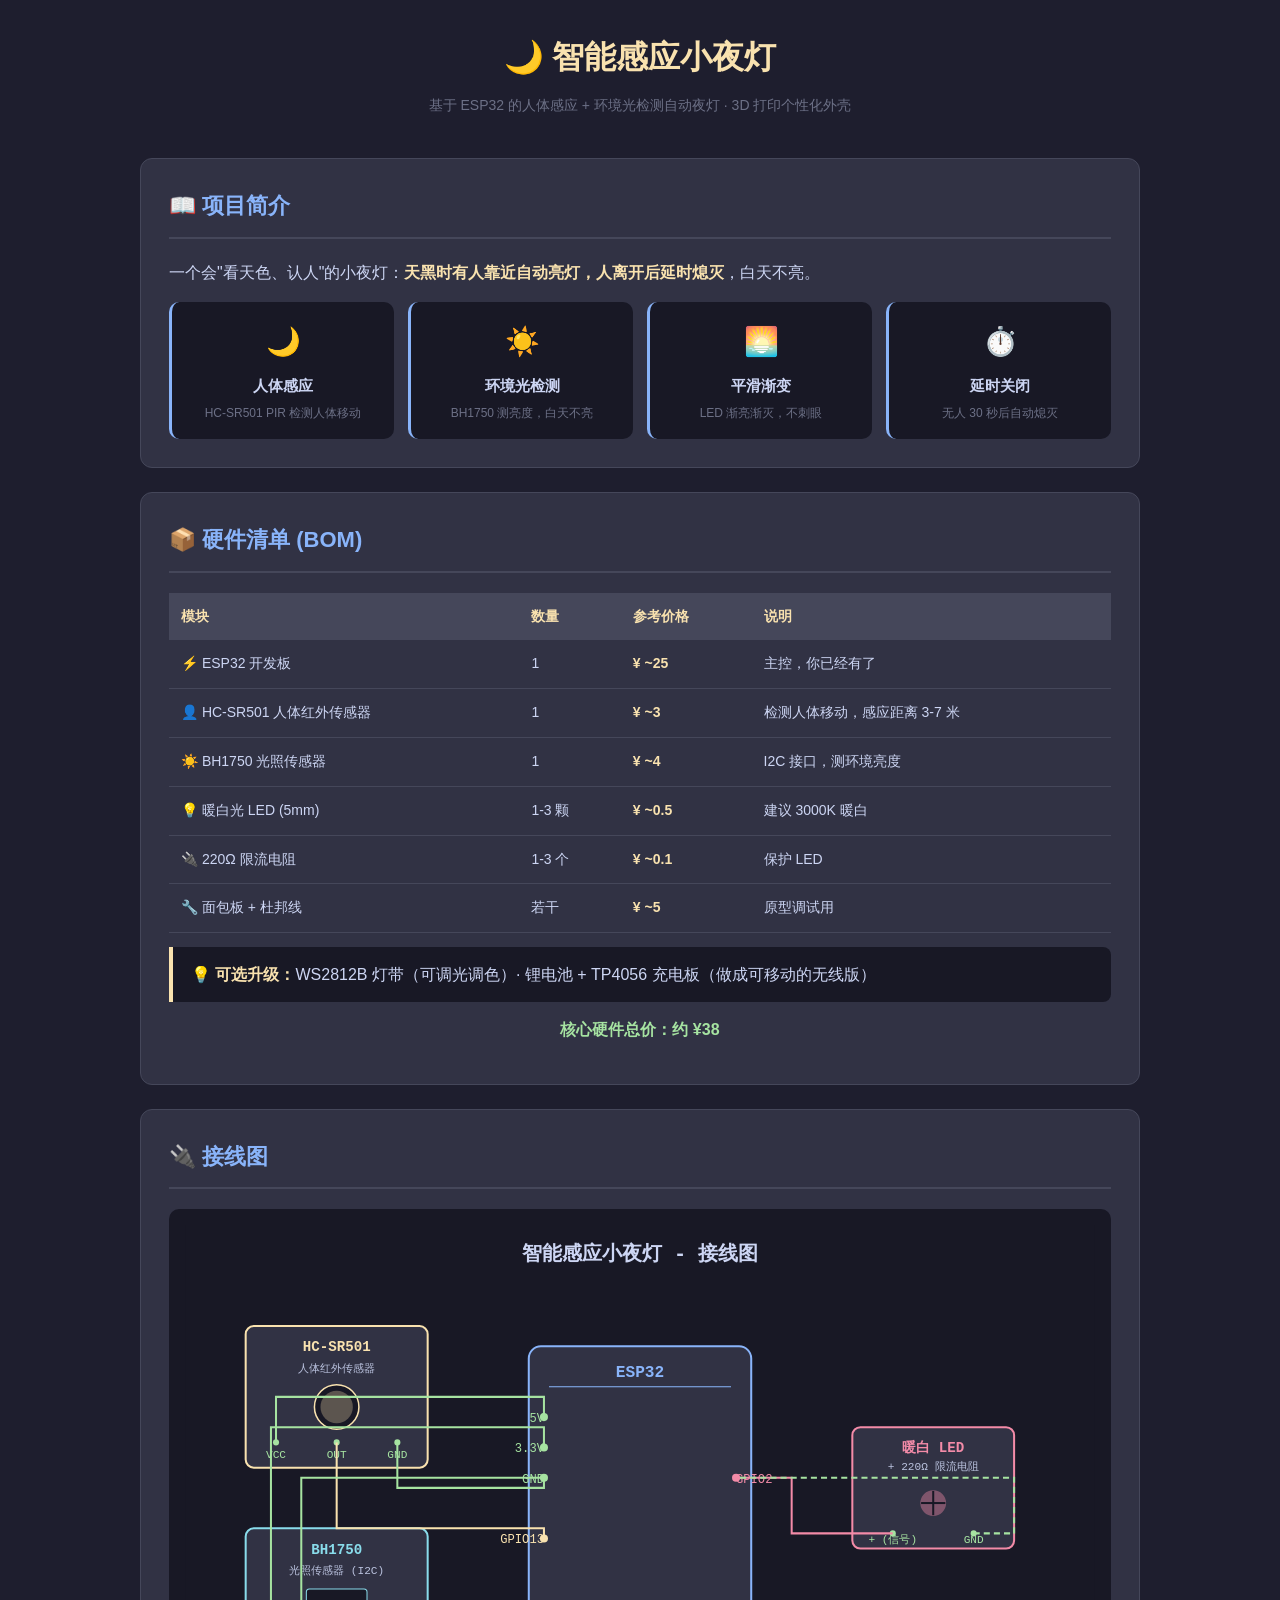
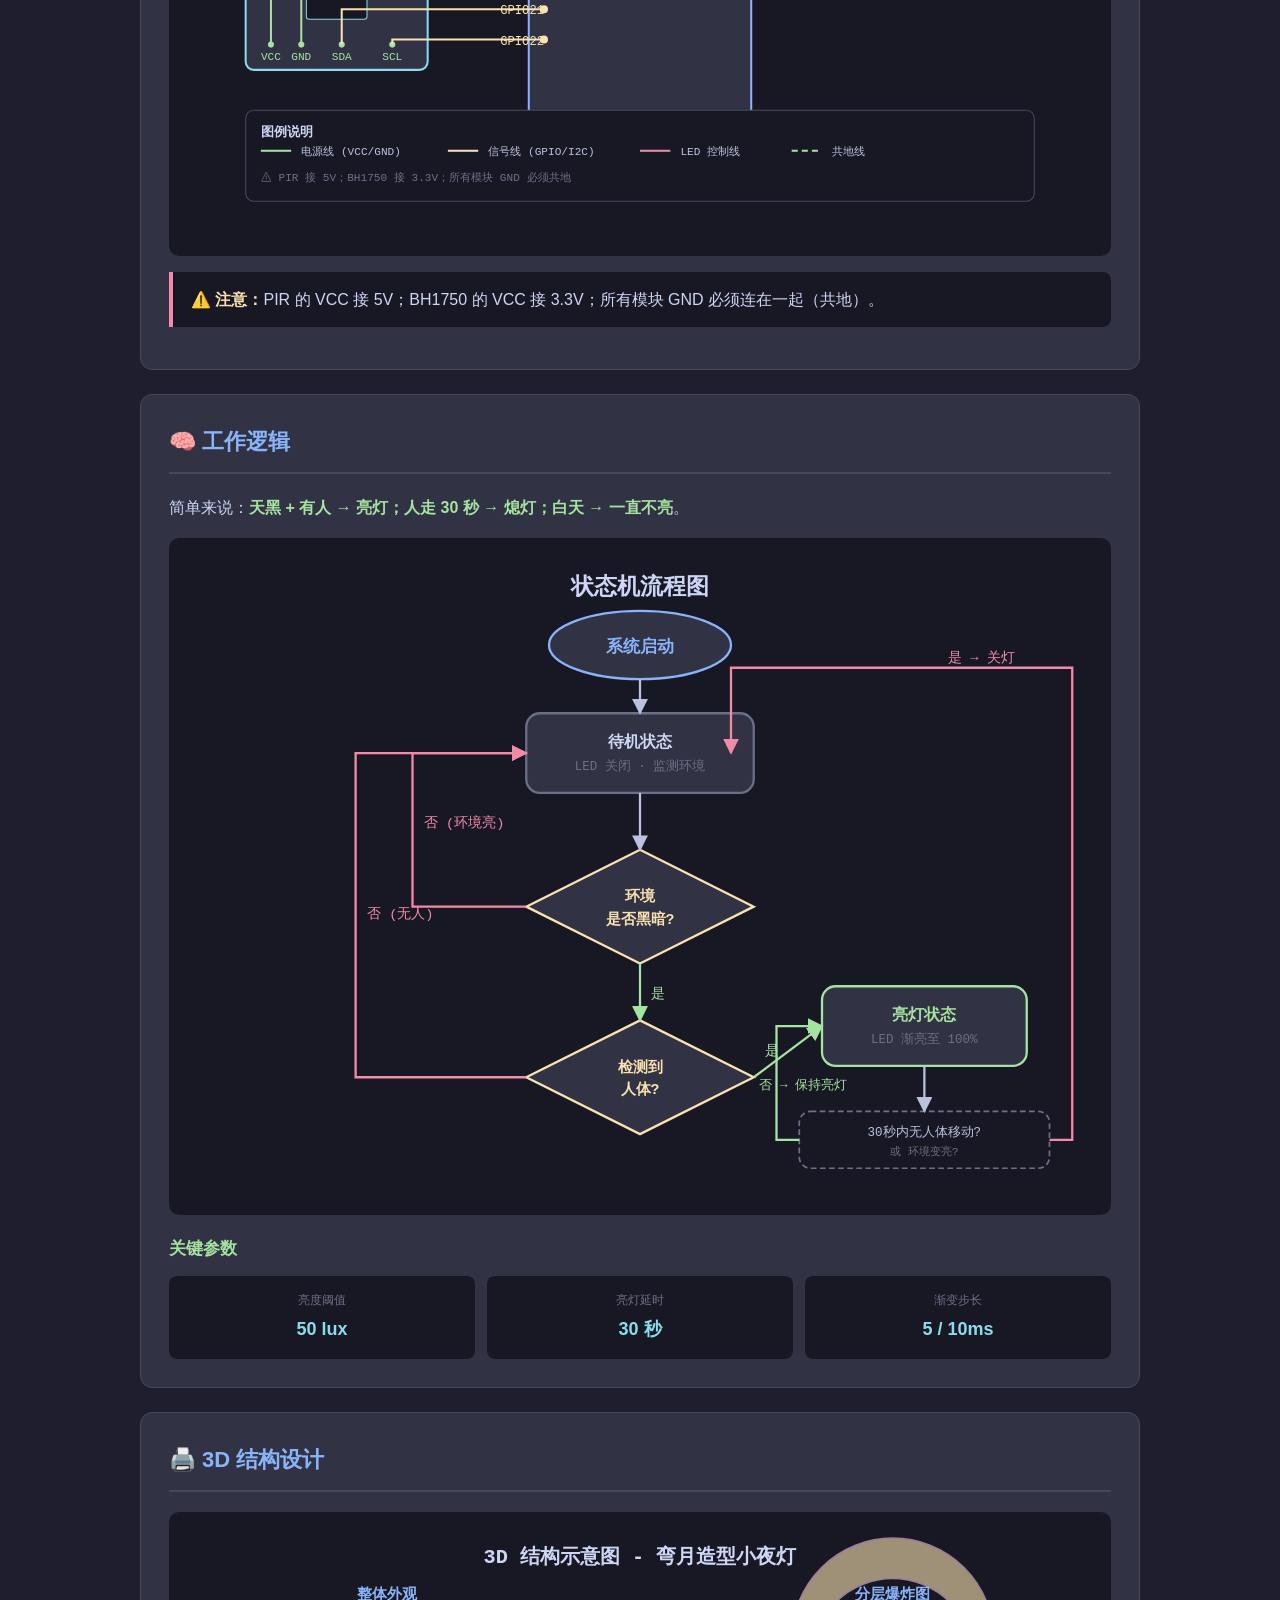
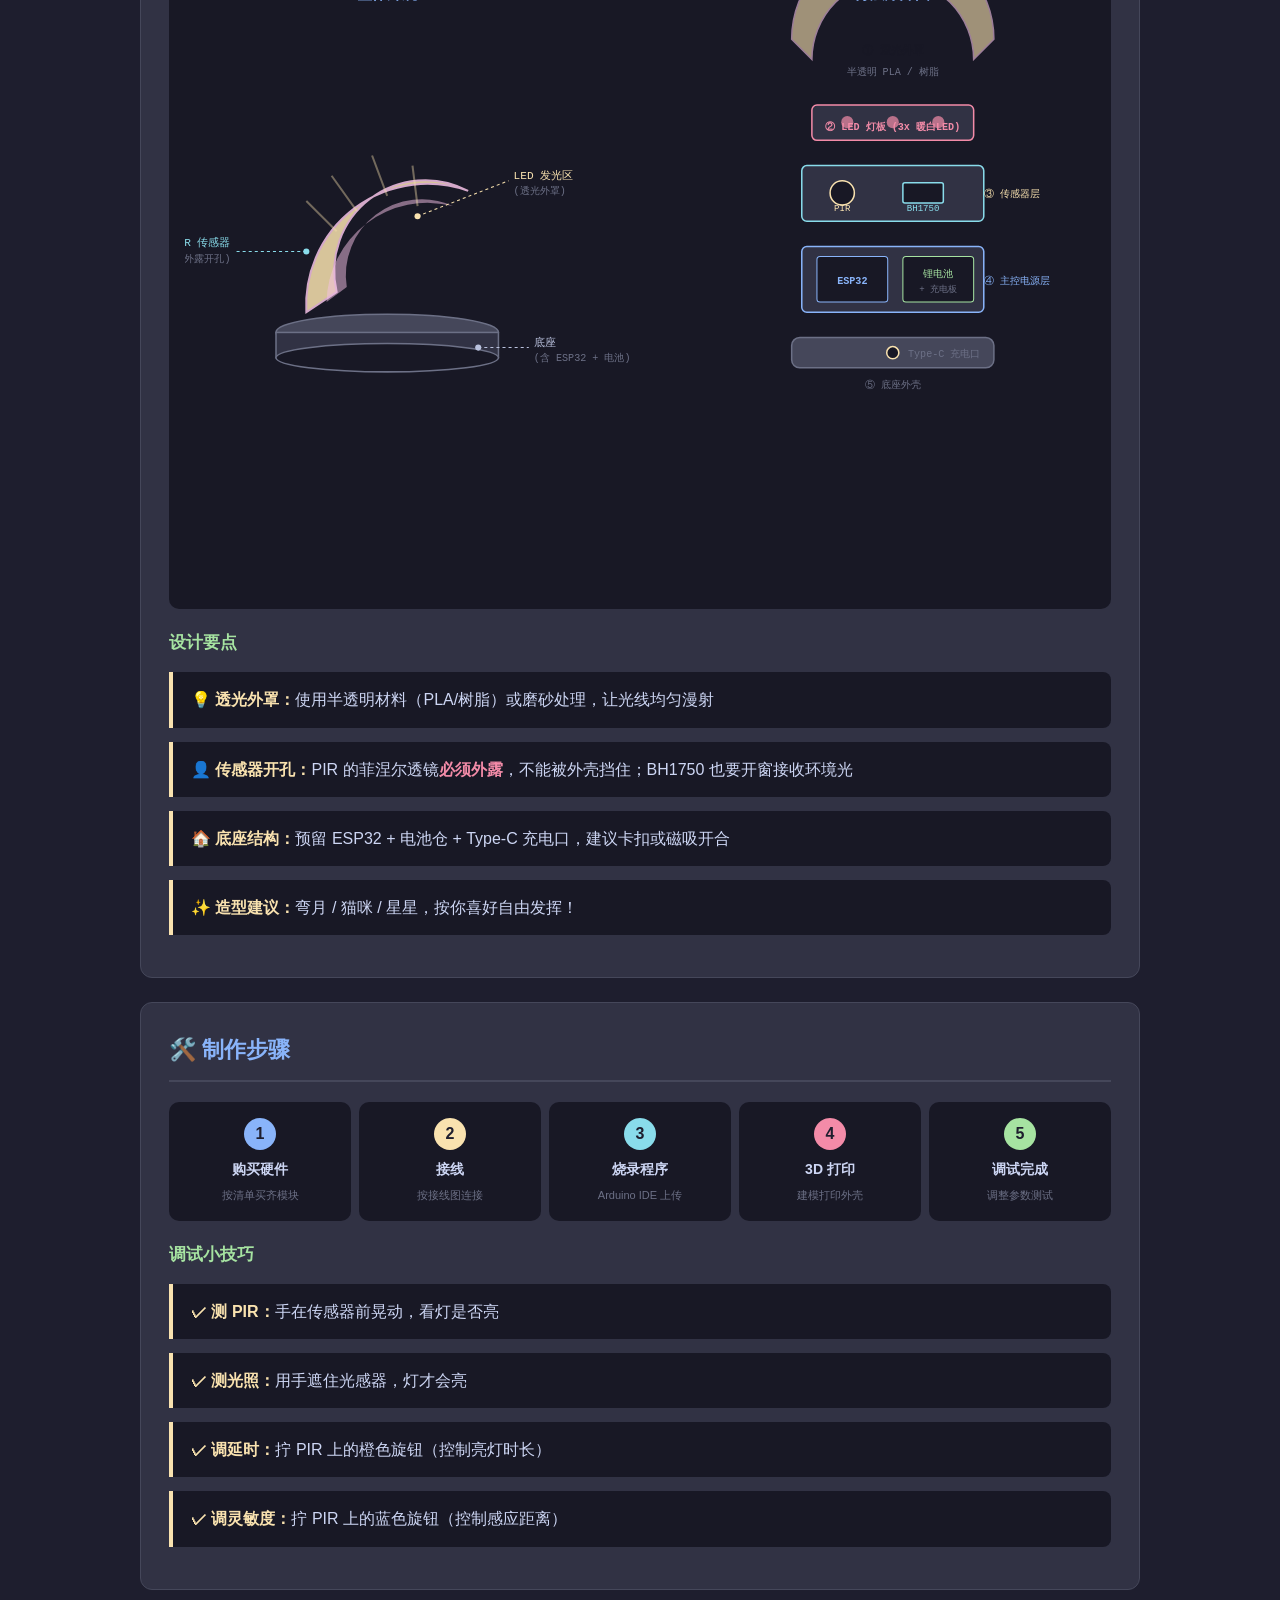
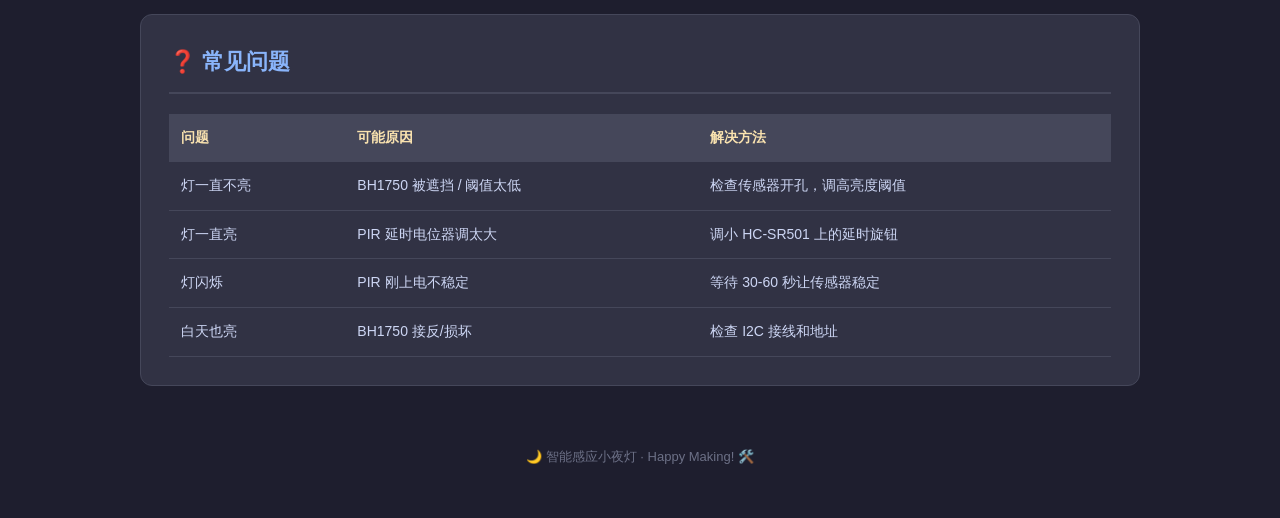
<file: smart_night_light.html>
<!DOCTYPE html>
<html lang="zh-CN">
<head>
<meta charset="UTF-8">
<meta name="viewport" content="width=device-width, initial-scale=1.0">
<title>智能感应小夜灯 - 项目方案</title>
<style>
  * { margin: 0; padding: 0; box-sizing: border-box; }
  body {
    font-family: "Microsoft YaHei", "PingFang SC", sans-serif;
    background: #1e1e2e;
    color: #cdd6f4;
    line-height: 1.7;
    padding: 30px 20px;
  }
  .container { max-width: 1000px; margin: 0 auto; }
  
  /* 标题 */
  h1 {
    text-align: center;
    font-size: 32px;
    color: #f9e2af;
    margin-bottom: 10px;
  }
  .subtitle {
    text-align: center;
    color: #6c7086;
    font-size: 14px;
    margin-bottom: 40px;
  }
  
  /* 区块 */
  .section {
    background: #313244;
    border-radius: 12px;
    padding: 28px;
    margin-bottom: 24px;
    border: 1px solid #45475a;
  }
  h2 {
    color: #89b4fa;
    font-size: 22px;
    margin-bottom: 20px;
    padding-bottom: 12px;
    border-bottom: 2px solid #45475a;
  }
  h3 {
    color: #a6e3a1;
    font-size: 17px;
    margin: 20px 0 12px;
  }
  p { margin-bottom: 12px; }
  
  /* 特性卡片 */
  .features {
    display: grid;
    grid-template-columns: repeat(auto-fit, minmax(200px, 1fr));
    gap: 14px;
    margin-top: 16px;
  }
  .feature {
    background: #181825;
    border-radius: 10px;
    padding: 16px;
    text-align: center;
    border-left: 3px solid #89b4fa;
  }
  .feature .icon { font-size: 28px; margin-bottom: 8px; }
  .feature .name { color: #cdd6f4; font-weight: bold; font-size: 15px; margin-bottom: 4px; }
  .feature .desc { color: #6c7086; font-size: 12px; }
  
  /* 硬件清单表格 */
  .bom-table {
    width: 100%;
    border-collapse: collapse;
    margin-top: 12px;
  }
  .bom-table th {
    background: #45475a;
    color: #f9e2af;
    padding: 12px;
    text-align: left;
    font-size: 14px;
  }
  .bom-table td {
    padding: 12px;
    border-bottom: 1px solid #45475a;
    font-size: 14px;
  }
  .bom-table tr:hover { background: #181825; }
  .price { color: #f9e2af; font-weight: bold; }
  
  /* 图片容器 */
  .image-box {
    background: #181825;
    border-radius: 10px;
    padding: 16px;
    margin: 16px 0;
    text-align: center;
  }
  .image-box svg {
    max-width: 100%;
    height: auto;
  }
  .caption {
    color: #6c7086;
    font-size: 13px;
    margin-top: 10px;
    font-style: italic;
  }
  
  /* 参数卡片 */
  .params {
    display: grid;
    grid-template-columns: repeat(3, 1fr);
    gap: 12px;
    margin-top: 12px;
  }
  .param {
    background: #181825;
    border-radius: 8px;
    padding: 14px;
    text-align: center;
  }
  .param .label { color: #6c7086; font-size: 12px; }
  .param .value { color: #89dceb; font-size: 18px; font-weight: bold; margin-top: 4px; }
  
  /* 步骤 */
  .steps {
    display: flex;
    gap: 8px;
    margin-top: 16px;
    flex-wrap: wrap;
  }
  .step {
    flex: 1;
    min-width: 140px;
    background: #181825;
    border-radius: 10px;
    padding: 16px 12px;
    text-align: center;
  }
  .step .num {
    display: inline-block;
    width: 32px;
    height: 32px;
    line-height: 32px;
    border-radius: 50%;
    background: #89b4fa;
    color: #1e1e2e;
    font-weight: bold;
    margin-bottom: 8px;
  }
  .step .name { color: #cdd6f4; font-weight: bold; font-size: 14px; margin-bottom: 4px; }
  .step .desc { color: #6c7086; font-size: 11px; }
  
  /* 提示框 */
  .tip {
    background: #181825;
    border-left: 4px solid #f9e2af;
    padding: 14px 18px;
    border-radius: 0 8px 8px 0;
    margin: 14px 0;
  }
  .tip.warn { border-left-color: #f38ba8; }
  .tip strong { color: #f9e2af; }
  
  /* 页脚 */
  .footer {
    text-align: center;
    color: #6c7086;
    font-size: 13px;
    margin-top: 40px;
    padding: 20px;
  }
</style>
</head>
<body>
<div class="container">

  <h1>🌙 智能感应小夜灯</h1>
  <p class="subtitle">基于 ESP32 的人体感应 + 环境光检测自动夜灯 · 3D 打印个性化外壳</p>

  <!-- 项目简介 -->
  <div class="section">
    <h2>📖 项目简介</h2>
    <p>一个会"看天色、认人"的小夜灯：<strong style="color:#f9e2af;">天黑时有人靠近自动亮灯，人离开后延时熄灭</strong>，白天不亮。</p>
    <div class="features">
      <div class="feature">
        <div class="icon">🌙</div>
        <div class="name">人体感应</div>
        <div class="desc">HC-SR501 PIR 检测人体移动</div>
      </div>
      <div class="feature">
        <div class="icon">☀️</div>
        <div class="name">环境光检测</div>
        <div class="desc">BH1750 测亮度，白天不亮</div>
      </div>
      <div class="feature">
        <div class="icon">🌅</div>
        <div class="name">平滑渐变</div>
        <div class="desc">LED 渐亮渐灭，不刺眼</div>
      </div>
      <div class="feature">
        <div class="icon">⏱️</div>
        <div class="name">延时关闭</div>
        <div class="desc">无人 30 秒后自动熄灭</div>
      </div>
    </div>
  </div>

  <!-- 硬件清单 -->
  <div class="section">
    <h2>📦 硬件清单 (BOM)</h2>
    <table class="bom-table">
      <thead>
        <tr>
          <th>模块</th>
          <th>数量</th>
          <th>参考价格</th>
          <th>说明</th>
        </tr>
      </thead>
      <tbody>
        <tr>
          <td>⚡ ESP32 开发板</td>
          <td>1</td>
          <td class="price">¥ ~25</td>
          <td>主控，你已经有了</td>
        </tr>
        <tr>
          <td>👤 HC-SR501 人体红外传感器</td>
          <td>1</td>
          <td class="price">¥ ~3</td>
          <td>检测人体移动，感应距离 3-7 米</td>
        </tr>
        <tr>
          <td>☀️ BH1750 光照传感器</td>
          <td>1</td>
          <td class="price">¥ ~4</td>
          <td>I2C 接口，测环境亮度</td>
        </tr>
        <tr>
          <td>💡 暖白光 LED (5mm)</td>
          <td>1-3 颗</td>
          <td class="price">¥ ~0.5</td>
          <td>建议 3000K 暖白</td>
        </tr>
        <tr>
          <td>🔌 220Ω 限流电阻</td>
          <td>1-3 个</td>
          <td class="price">¥ ~0.1</td>
          <td>保护 LED</td>
        </tr>
        <tr>
          <td>🔧 面包板 + 杜邦线</td>
          <td>若干</td>
          <td class="price">¥ ~5</td>
          <td>原型调试用</td>
        </tr>
      </tbody>
    </table>
    <div class="tip">
      <strong>💡 可选升级：</strong>WS2812B 灯带（可调光调色）· 锂电池 + TP4056 充电板（做成可移动的无线版）
    </div>
    <p style="text-align:center;color:#a6e3a1;font-weight:bold;font-size:16px;margin-top:12px;">核心硬件总价：约 ¥38</p>
  </div>

  <!-- 接线图 -->
  <div class="section">
    <h2>🔌 接线图</h2>
    <div class="image-box">
      <svg xmlns="http://www.w3.org/2000/svg" viewBox="0 0 900 600" font-family="Consolas, 'Microsoft YaHei', monospace">
        <rect width="900" height="600" fill="#181825"/>
        <text x="450" y="35" text-anchor="middle" fill="#cdd6f4" font-size="20" font-weight="bold">智能感应小夜灯 - 接线图</text>

        <!-- ESP32 -->
        <rect x="340" y="120" width="220" height="380" rx="12" fill="#313244" stroke="#89b4fa" stroke-width="2"/>
        <text x="450" y="150" text-anchor="middle" fill="#89b4fa" font-size="16" font-weight="bold">ESP32</text>
        <line x1="360" y1="160" x2="540" y2="160" stroke="#89b4fa" stroke-width="1"/>
        <text x="355" y="195" text-anchor="end" fill="#a6e3a1" font-size="12">5V</text>
        <text x="355" y="225" text-anchor="end" fill="#a6e3a1" font-size="12">3.3V</text>
        <text x="355" y="255" text-anchor="end" fill="#a6e3a1" font-size="12">GND</text>
        <text x="355" y="315" text-anchor="end" fill="#f9e2af" font-size="12">GPIO13</text>
        <text x="355" y="385" text-anchor="end" fill="#f9e2af" font-size="12">GPIO21</text>
        <text x="355" y="415" text-anchor="end" fill="#f9e2af" font-size="12">GPIO22</text>
        <text x="545" y="255" text-anchor="start" fill="#f38ba8" font-size="12">GPIO2</text>
        <circle cx="355" cy="190" r="4" fill="#a6e3a1"/>
        <circle cx="355" cy="220" r="4" fill="#a6e3a1"/>
        <circle cx="355" cy="250" r="4" fill="#a6e3a1"/>
        <circle cx="355" cy="310" r="4" fill="#f9e2af"/>
        <circle cx="355" cy="380" r="4" fill="#f9e2af"/>
        <circle cx="355" cy="410" r="4" fill="#f9e2af"/>
        <circle cx="545" cy="250" r="4" fill="#f38ba8"/>

        <!-- PIR -->
        <rect x="60" y="100" width="180" height="140" rx="8" fill="#313244" stroke="#f9e2af" stroke-width="2"/>
        <text x="150" y="125" text-anchor="middle" fill="#f9e2af" font-size="14" font-weight="bold">HC-SR501</text>
        <text x="150" y="145" text-anchor="middle" fill="#bac2de" font-size="11">人体红外传感器</text>
        <circle cx="150" cy="180" r="22" fill="#181825" stroke="#f9e2af" stroke-width="1.5"/>
        <circle cx="150" cy="180" r="16" fill="#f9e2af" opacity="0.3"/>
        <text x="90" y="230" text-anchor="middle" fill="#a6e3a1" font-size="11">VCC</text>
        <text x="150" y="230" text-anchor="middle" fill="#a6e3a1" font-size="11">OUT</text>
        <text x="210" y="230" text-anchor="middle" fill="#a6e3a1" font-size="11">GND</text>
        <circle cx="90" cy="215" r="3" fill="#a6e3a1"/>
        <circle cx="150" cy="215" r="3" fill="#a6e3a1"/>
        <circle cx="210" cy="215" r="3" fill="#a6e3a1"/>

        <!-- BH1750 -->
        <rect x="60" y="300" width="180" height="140" rx="8" fill="#313244" stroke="#89dceb" stroke-width="2"/>
        <text x="150" y="325" text-anchor="middle" fill="#89dceb" font-size="14" font-weight="bold">BH1750</text>
        <text x="150" y="345" text-anchor="middle" fill="#bac2de" font-size="11">光照传感器 (I2C)</text>
        <rect x="120" y="360" width="60" height="30" rx="3" fill="#181825" stroke="#89dceb" stroke-width="1"/>
        <text x="85" y="430" text-anchor="middle" fill="#a6e3a1" font-size="11">VCC</text>
        <text x="115" y="430" text-anchor="middle" fill="#a6e3a1" font-size="11">GND</text>
        <text x="155" y="430" text-anchor="middle" fill="#a6e3a1" font-size="11">SDA</text>
        <text x="205" y="430" text-anchor="middle" fill="#a6e3a1" font-size="11">SCL</text>
        <circle cx="85" cy="415" r="3" fill="#a6e3a1"/>
        <circle cx="115" cy="415" r="3" fill="#a6e3a1"/>
        <circle cx="155" cy="415" r="3" fill="#a6e3a1"/>
        <circle cx="205" cy="415" r="3" fill="#a6e3a1"/>

        <!-- LED -->
        <rect x="660" y="200" width="160" height="120" rx="8" fill="#313244" stroke="#f38ba8" stroke-width="2"/>
        <text x="740" y="225" text-anchor="middle" fill="#f38ba8" font-size="14" font-weight="bold">暖白 LED</text>
        <text x="740" y="242" text-anchor="middle" fill="#bac2de" font-size="11">+ 220Ω 限流电阻</text>
        <circle cx="740" cy="275" r="12" fill="#f38ba8" opacity="0.4" stroke="#f38ba8" stroke-width="1.5"/>
        <line x1="740" y1="263" x2="740" y2="287" stroke="#181825" stroke-width="2"/>
        <line x1="728" y1="275" x2="752" y2="275" stroke="#181825" stroke-width="2"/>
        <text x="700" y="315" text-anchor="middle" fill="#a6e3a1" font-size="11">+ (信号)</text>
        <text x="780" y="315" text-anchor="middle" fill="#a6e3a1" font-size="11">GND</text>
        <circle cx="700" cy="305" r="3" fill="#a6e3a1"/>
        <circle cx="780" cy="305" r="3" fill="#a6e3a1"/>

        <!-- 连线 -->
        <path d="M 90 215 L 90 170 L 355 170 L 355 190" stroke="#a6e3a1" stroke-width="2" fill="none"/>
        <path d="M 210 215 L 210 260 L 355 260 L 355 250" stroke="#a6e3a1" stroke-width="2" fill="none"/>
        <path d="M 150 215 L 150 300 L 355 300 L 355 310" stroke="#f9e2af" stroke-width="2" fill="none"/>
        <path d="M 85 415 L 85 200 L 355 200 L 355 220" stroke="#a6e3a1" stroke-width="2" fill="none"/>
        <path d="M 115 415 L 115 250 L 355 250" stroke="#a6e3a1" stroke-width="2" fill="none"/>
        <path d="M 155 415 L 155 380 L 355 380" stroke="#f9e2af" stroke-width="2" fill="none"/>
        <path d="M 205 415 L 205 410 L 355 410" stroke="#f9e2af" stroke-width="2" fill="none"/>
        <path d="M 545 250 L 600 250 L 600 305 L 700 305" stroke="#f38ba8" stroke-width="2" fill="none"/>
        <path d="M 780 305 L 820 305 L 820 250 L 545 250" stroke="#a6e3a1" stroke-width="2" fill="none" stroke-dasharray="6,4"/>

        <!-- 图例 -->
        <rect x="60" y="480" width="780" height="90" rx="8" fill="#181825" stroke="#45475a" stroke-width="1"/>
        <text x="75" y="505" fill="#cdd6f4" font-size="13" font-weight="bold">图例说明</text>
        <line x1="75" y1="520" x2="105" y2="520" stroke="#a6e3a1" stroke-width="2"/>
        <text x="115" y="524" fill="#bac2de" font-size="11">电源线 (VCC/GND)</text>
        <line x1="260" y1="520" x2="290" y2="520" stroke="#f9e2af" stroke-width="2"/>
        <text x="300" y="524" fill="#bac2de" font-size="11">信号线 (GPIO/I2C)</text>
        <line x1="450" y1="520" x2="480" y2="520" stroke="#f38ba8" stroke-width="2"/>
        <text x="490" y="524" fill="#bac2de" font-size="11">LED 控制线</text>
        <line x1="600" y1="520" x2="630" y2="520" stroke="#a6e3a1" stroke-width="2" stroke-dasharray="6,4"/>
        <text x="640" y="524" fill="#bac2de" font-size="11">共地线</text>
        <text x="75" y="550" fill="#6c7086" font-size="11">⚠ PIR 接 5V；BH1750 接 3.3V；所有模块 GND 必须共地</text>
      </svg>
    </div>
    <div class="tip warn">
      <strong>⚠️ 注意：</strong>PIR 的 VCC 接 5V；BH1750 的 VCC 接 3.3V；所有模块 GND 必须连在一起（共地）。
    </div>
  </div>

  <!-- 工作逻辑 -->
  <div class="section">
    <h2>🧠 工作逻辑</h2>
    <p>简单来说：<strong style="color:#a6e3a1;">天黑 + 有人 → 亮灯；人走 30 秒 → 熄灯；白天 → 一直不亮</strong>。</p>
    <div class="image-box">
      <svg xmlns="http://www.w3.org/2000/svg" viewBox="0 0 800 560" font-family="Consolas, 'Microsoft YaHei', monospace">
        <rect width="800" height="560" fill="#181825"/>
        <text x="400" y="35" text-anchor="middle" fill="#cdd6f4" font-size="20" font-weight="bold">状态机流程图</text>
        <defs>
          <marker id="arrow" viewBox="0 0 10 10" refX="9" refY="5" markerWidth="7" markerHeight="7" orient="auto"><path d="M 0 0 L 10 5 L 0 10 z" fill="#bac2de"/></marker>
          <marker id="arrowG" viewBox="0 0 10 10" refX="9" refY="5" markerWidth="7" markerHeight="7" orient="auto"><path d="M 0 0 L 10 5 L 0 10 z" fill="#a6e3a1"/></marker>
          <marker id="arrowR" viewBox="0 0 10 10" refX="9" refY="5" markerWidth="7" markerHeight="7" orient="auto"><path d="M 0 0 L 10 5 L 0 10 z" fill="#f38ba8"/></marker>
        </defs>
        <ellipse cx="400" cy="80" rx="80" ry="30" fill="#313244" stroke="#89b4fa" stroke-width="2"/>
        <text x="400" y="86" text-anchor="middle" fill="#89b4fa" font-size="15" font-weight="bold">系统启动</text>
        <rect x="300" y="140" width="200" height="70" rx="12" fill="#313244" stroke="#6c7086" stroke-width="2"/>
        <text x="400" y="170" text-anchor="middle" fill="#cdd6f4" font-size="14" font-weight="bold">待机状态</text>
        <text x="400" y="190" text-anchor="middle" fill="#6c7086" font-size="11">LED 关闭 · 监测环境</text>
        <polygon points="400,260 500,310 400,360 300,310" fill="#313244" stroke="#f9e2af" stroke-width="2"/>
        <text x="400" y="305" text-anchor="middle" fill="#f9e2af" font-size="13" font-weight="bold">环境</text>
        <text x="400" y="325" text-anchor="middle" fill="#f9e2af" font-size="13" font-weight="bold">是否黑暗?</text>
        <polygon points="400,410 500,460 400,510 300,460" fill="#313244" stroke="#f9e2af" stroke-width="2"/>
        <text x="400" y="455" text-anchor="middle" fill="#f9e2af" font-size="13" font-weight="bold">检测到</text>
        <text x="400" y="475" text-anchor="middle" fill="#f9e2af" font-size="13" font-weight="bold">人体?</text>
        <rect x="560" y="380" width="180" height="70" rx="12" fill="#313244" stroke="#a6e3a1" stroke-width="2"/>
        <text x="650" y="410" text-anchor="middle" fill="#a6e3a1" font-size="14" font-weight="bold">亮灯状态</text>
        <text x="650" y="430" text-anchor="middle" fill="#6c7086" font-size="11">LED 渐亮至 100%</text>
        <rect x="540" y="490" width="220" height="50" rx="10" fill="#181825" stroke="#6c7086" stroke-width="1.5" stroke-dasharray="5,3"/>
        <text x="650" y="512" text-anchor="middle" fill="#bac2de" font-size="11">30秒内无人体移动?</text>
        <text x="650" y="528" text-anchor="middle" fill="#6c7086" font-size="10">或 环境变亮?</text>
        <line x1="400" y1="110" x2="400" y2="140" stroke="#bac2de" stroke-width="2" marker-end="url(#arrow)"/>
        <line x1="400" y1="210" x2="400" y2="260" stroke="#bac2de" stroke-width="2" marker-end="url(#arrow)"/>
        <path d="M 300 310 L 200 310 L 200 175 L 300 175" stroke="#f38ba8" stroke-width="2" fill="none" marker-end="url(#arrowR)"/>
        <text x="210" y="240" fill="#f38ba8" font-size="12">否 (环境亮)</text>
        <line x1="400" y1="360" x2="400" y2="410" stroke="#a6e3a1" stroke-width="2" marker-end="url(#arrowG)"/>
        <text x="410" y="390" fill="#a6e3a1" font-size="12">是</text>
        <path d="M 300 460 L 150 460 L 150 175 L 300 175" stroke="#f38ba8" stroke-width="2" fill="none" marker-end="url(#arrowR)"/>
        <text x="160" y="320" fill="#f38ba8" font-size="12">否 (无人)</text>
        <line x1="500" y1="460" x2="560" y2="415" stroke="#a6e3a1" stroke-width="2" marker-end="url(#arrowG)"/>
        <text x="510" y="440" fill="#a6e3a1" font-size="12">是</text>
        <line x1="650" y1="450" x2="650" y2="490" stroke="#bac2de" stroke-width="2" marker-end="url(#arrow)"/>
        <path d="M 760 515 L 780 515 L 780 100 L 480 100 L 480 175" stroke="#f38ba8" stroke-width="2" fill="none" marker-end="url(#arrowR)"/>
        <text x="700" y="95" text-anchor="middle" fill="#f38ba8" font-size="12">是 → 关灯</text>
        <path d="M 540 515 L 520 515 L 520 415 L 560 415" stroke="#a6e3a1" stroke-width="2" fill="none" marker-end="url(#arrowG)"/>
        <text x="505" y="470" fill="#a6e3a1" font-size="11">否 → 保持亮灯</text>
      </svg>
    </div>
    <h3>关键参数</h3>
    <div class="params">
      <div class="param"><div class="label">亮度阈值</div><div class="value">50 lux</div></div>
      <div class="param"><div class="label">亮灯延时</div><div class="value">30 秒</div></div>
      <div class="param"><div class="label">渐变步长</div><div class="value">5 / 10ms</div></div>
    </div>
  </div>

  <!-- 3D 结构 -->
  <div class="section">
    <h2>🖨️ 3D 结构设计</h2>
    <div class="image-box">
      <svg xmlns="http://www.w3.org/2000/svg" viewBox="0 0 900 650" font-family="Consolas, 'Microsoft YaHei', monospace">
        <rect width="900" height="650" fill="#181825"/>
        <text x="450" y="35" text-anchor="middle" fill="#cdd6f4" font-size="20" font-weight="bold">3D 结构示意图 - 弯月造型小夜灯</text>
        <text x="200" y="70" text-anchor="middle" fill="#89b4fa" font-size="15" font-weight="bold">整体外观</text>
        <path d="M 120 380 A 120 120 0 0 1 280 260 A 90 90 0 0 0 150 360 Z" fill="#f9e2af" opacity="0.85" stroke="#f5c2e7" stroke-width="2"/>
        <path d="M 140 370 A 100 100 0 0 1 265 275 A 75 75 0 0 0 160 355 Z" fill="#f5c2e7" opacity="0.5"/>
        <ellipse cx="200" cy="400" rx="110" ry="18" fill="#45475a" stroke="#6c7086" stroke-width="1.5"/>
        <rect x="90" y="400" width="220" height="25" fill="#313244" stroke="#6c7086" stroke-width="1.5"/>
        <ellipse cx="200" cy="425" rx="110" ry="14" fill="#181825" stroke="#6c7086" stroke-width="1.5"/>
        <g opacity="0.4">
          <line x1="150" y1="300" x2="120" y2="270" stroke="#f9e2af" stroke-width="2"/>
          <line x1="170" y1="280" x2="145" y2="245" stroke="#f9e2af" stroke-width="2"/>
          <line x1="200" y1="265" x2="185" y2="225" stroke="#f9e2af" stroke-width="2"/>
          <line x1="230" y1="275" x2="225" y2="235" stroke="#f9e2af" stroke-width="2"/>
        </g>
        <line x1="120" y1="320" x2="50" y2="320" stroke="#89dceb" stroke-width="1" stroke-dasharray="3,3"/>
        <circle cx="120" cy="320" r="3" fill="#89dceb"/>
        <text x="45" y="315" text-anchor="end" fill="#89dceb" font-size="11">PIR 传感器</text>
        <text x="45" y="330" text-anchor="end" fill="#6c7086" font-size="10">(外露开孔)</text>
        <line x1="230" y1="285" x2="320" y2="250" stroke="#f9e2af" stroke-width="1" stroke-dasharray="3,3"/>
        <circle cx="230" cy="285" r="3" fill="#f9e2af"/>
        <text x="325" y="248" fill="#f9e2af" font-size="11">LED 发光区</text>
        <text x="325" y="263" fill="#6c7086" font-size="10">(透光外罩)</text>
        <line x1="290" y1="415" x2="340" y2="415" stroke="#bac2de" stroke-width="1" stroke-dasharray="3,3"/>
        <circle cx="290" cy="415" r="3" fill="#bac2de"/>
        <text x="345" y="413" fill="#bac2de" font-size="11">底座</text>
        <text x="345" y="428" fill="#6c7086" font-size="10">(含 ESP32 + 电池)</text>
        <text x="700" y="70" text-anchor="middle" fill="#89b4fa" font-size="15" font-weight="bold">分层爆炸图</text>
        <path d="M 600 110 A 100 100 0 0 1 800 110 L 780 130 A 80 80 0 0 0 620 130 Z" fill="#f9e2af" opacity="0.6" stroke="#f5c2e7" stroke-width="1.5"/>
        <text x="700" y="125" text-anchor="middle" fill="#181825" font-size="11" font-weight="bold">① 透光外罩</text>
        <text x="700" y="145" text-anchor="middle" fill="#6c7086" font-size="10">半透明 PLA / 树脂</text>
        <rect x="620" y="175" width="160" height="35" rx="5" fill="#313244" stroke="#f38ba8" stroke-width="1.5"/>
        <circle cx="655" cy="192" r="6" fill="#f38ba8" opacity="0.7"/>
        <circle cx="700" cy="192" r="6" fill="#f38ba8" opacity="0.7"/>
        <circle cx="745" cy="192" r="6" fill="#f38ba8" opacity="0.7"/>
        <text x="700" y="200" text-anchor="middle" fill="#f38ba8" font-size="10" font-weight="bold">② LED 灯板 (3x 暖白LED)</text>
        <rect x="610" y="235" width="180" height="55" rx="5" fill="#313244" stroke="#89dceb" stroke-width="1.5"/>
        <circle cx="650" cy="262" r="12" fill="#181825" stroke="#f9e2af" stroke-width="1.5"/>
        <text x="650" y="280" text-anchor="middle" fill="#f9e2af" font-size="9">PIR</text>
        <rect x="710" y="252" width="40" height="20" rx="2" fill="#181825" stroke="#89dceb" stroke-width="1.5"/>
        <text x="730" y="280" text-anchor="middle" fill="#89dceb" font-size="9">BH1750</text>
        <text x="790" y="266" fill="#f9e2af" font-size="10">③ 传感器层</text>
        <rect x="610" y="315" width="180" height="65" rx="5" fill="#313244" stroke="#89b4fa" stroke-width="1.5"/>
        <rect x="625" y="325" width="70" height="45" rx="3" fill="#181825" stroke="#89b4fa" stroke-width="1"/>
        <text x="660" y="352" text-anchor="middle" fill="#89b4fa" font-size="10" font-weight="bold">ESP32</text>
        <rect x="710" y="325" width="70" height="45" rx="3" fill="#181825" stroke="#a6e3a1" stroke-width="1"/>
        <text x="745" y="345" text-anchor="middle" fill="#a6e3a1" font-size="10">锂电池</text>
        <text x="745" y="360" text-anchor="middle" fill="#6c7086" font-size="9">+ 充电板</text>
        <text x="790" y="352" fill="#89b4fa" font-size="10">④ 主控电源层</text>
        <rect x="600" y="405" width="200" height="30" rx="8" fill="#45475a" stroke="#6c7086" stroke-width="1.5"/>
        <circle cx="700" cy="420" r="6" fill="#181825" stroke="#f9e2af" stroke-width="1.5"/>
        <text x="715" y="424" fill="#6c7086" font-size="10">Type-C 充电口</text>
        <text x="700" y="455" text-anchor="middle" fill="#6c7086" font-size="10">⑤ 底座外壳</text>
      </svg>
    </div>
    <h3>设计要点</h3>
    <div class="tip"><strong>💡 透光外罩：</strong>使用半透明材料（PLA/树脂）或磨砂处理，让光线均匀漫射</div>
    <div class="tip"><strong>👤 传感器开孔：</strong>PIR 的菲涅尔透镜<strong style="color:#f38ba8;">必须外露</strong>，不能被外壳挡住；BH1750 也要开窗接收环境光</div>
    <div class="tip"><strong>🏠 底座结构：</strong>预留 ESP32 + 电池仓 + Type-C 充电口，建议卡扣或磁吸开合</div>
    <div class="tip"><strong>✨ 造型建议：</strong>弯月 / 猫咪 / 星星，按你喜好自由发挥！</div>
  </div>

  <!-- 制作步骤 -->
  <div class="section">
    <h2>🛠️ 制作步骤</h2>
    <div class="steps">
      <div class="step"><div class="num">1</div><div class="name">购买硬件</div><div class="desc">按清单买齐模块</div></div>
      <div class="step"><div class="num" style="background:#f9e2af;">2</div><div class="name">接线</div><div class="desc">按接线图连接</div></div>
      <div class="step"><div class="num" style="background:#89dceb;">3</div><div class="name">烧录程序</div><div class="desc">Arduino IDE 上传</div></div>
      <div class="step"><div class="num" style="background:#f38ba8;">4</div><div class="name">3D 打印</div><div class="desc">建模打印外壳</div></div>
      <div class="step"><div class="num" style="background:#a6e3a1;">5</div><div class="name">调试完成</div><div class="desc">调整参数测试</div></div>
    </div>

    <h3>调试小技巧</h3>
    <div class="tip"><strong>✓ 测 PIR：</strong>手在传感器前晃动，看灯是否亮</div>
    <div class="tip"><strong>✓ 测光照：</strong>用手遮住光感器，灯才会亮</div>
    <div class="tip"><strong>✓ 调延时：</strong>拧 PIR 上的橙色旋钮（控制亮灯时长）</div>
    <div class="tip"><strong>✓ 调灵敏度：</strong>拧 PIR 上的蓝色旋钮（控制感应距离）</div>
  </div>

  <!-- 常见问题 -->
  <div class="section">
    <h2>❓ 常见问题</h2>
    <table class="bom-table">
      <thead>
        <tr><th>问题</th><th>可能原因</th><th>解决方法</th></tr>
      </thead>
      <tbody>
        <tr><td>灯一直不亮</td><td>BH1750 被遮挡 / 阈值太低</td><td>检查传感器开孔，调高亮度阈值</td></tr>
        <tr><td>灯一直亮</td><td>PIR 延时电位器调太大</td><td>调小 HC-SR501 上的延时旋钮</td></tr>
        <tr><td>灯闪烁</td><td>PIR 刚上电不稳定</td><td>等待 30-60 秒让传感器稳定</td></tr>
        <tr><td>白天也亮</td><td>BH1750 接反/损坏</td><td>检查 I2C 接线和地址</td></tr>
      </tbody>
    </table>
  </div>

  <div class="footer">
    🌙 智能感应小夜灯 · Happy Making! 🛠️
  </div>

</div>
</body>
</html>
</file>
